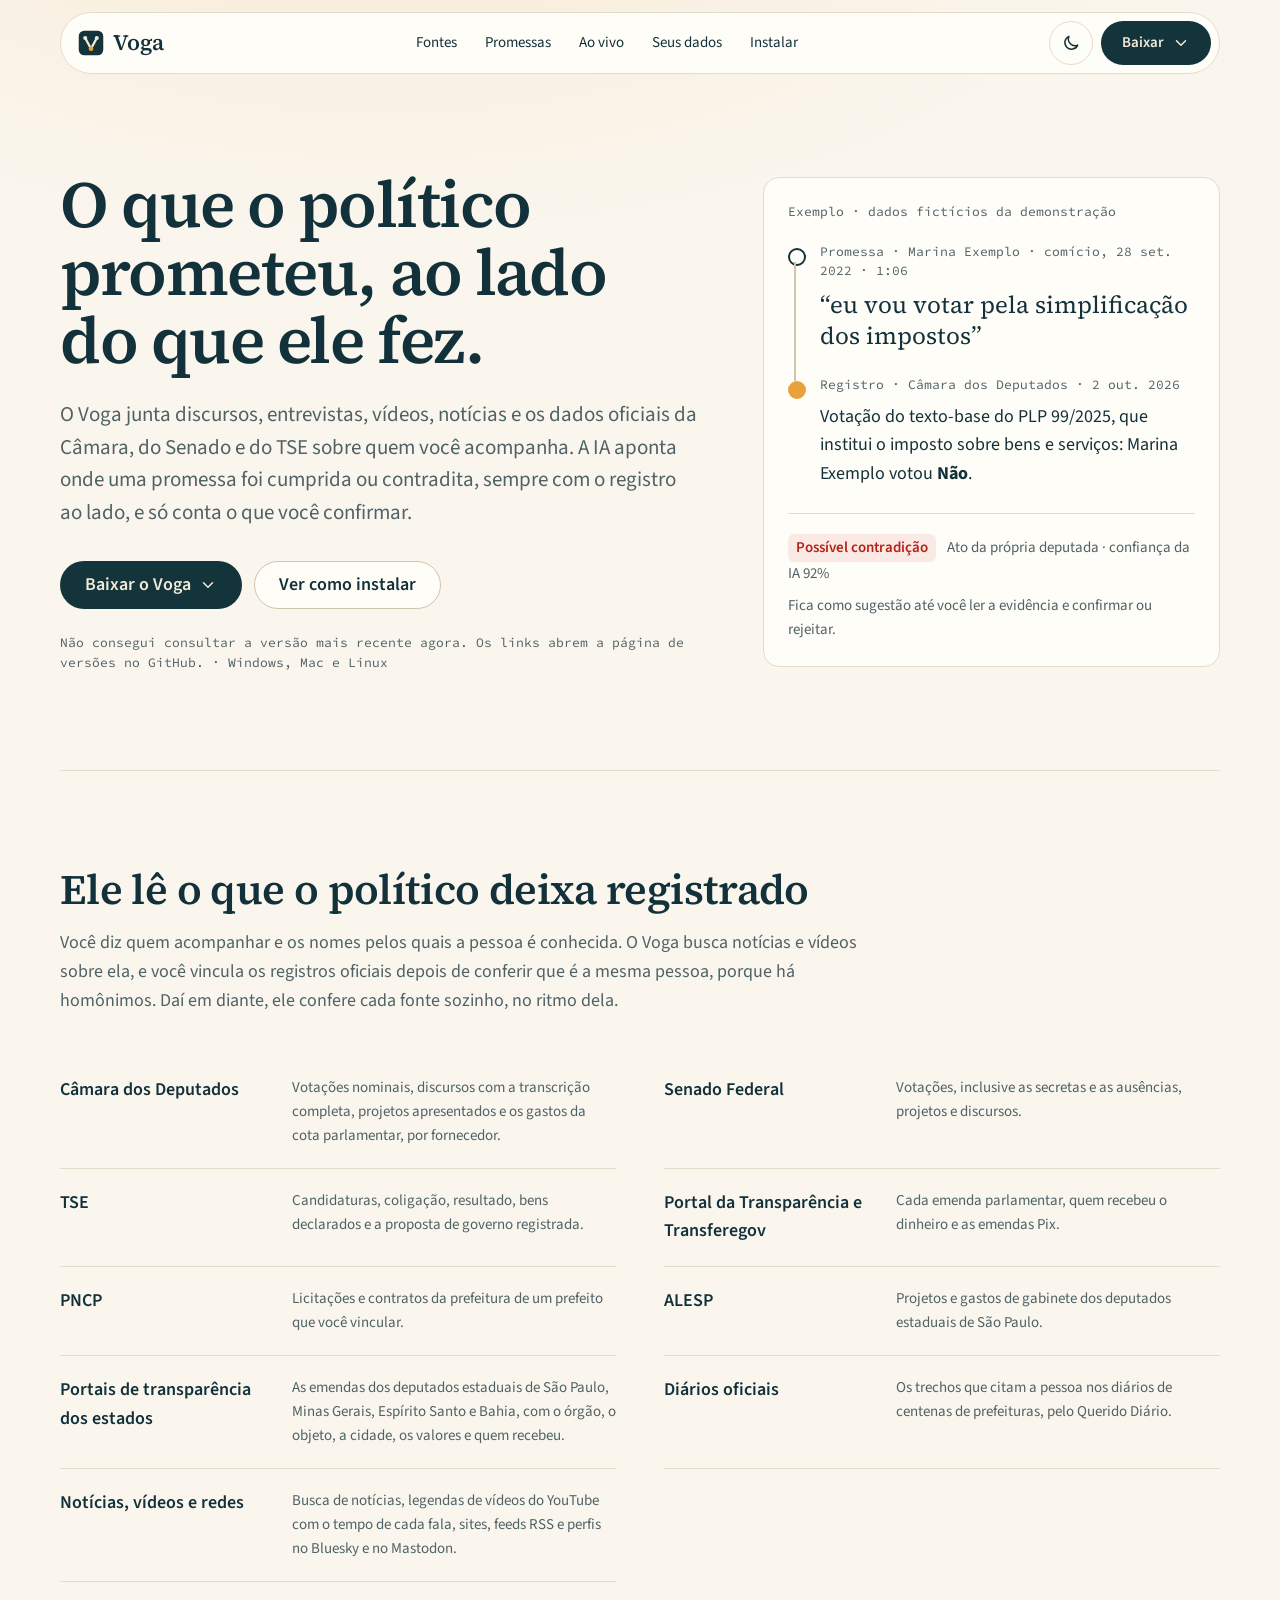
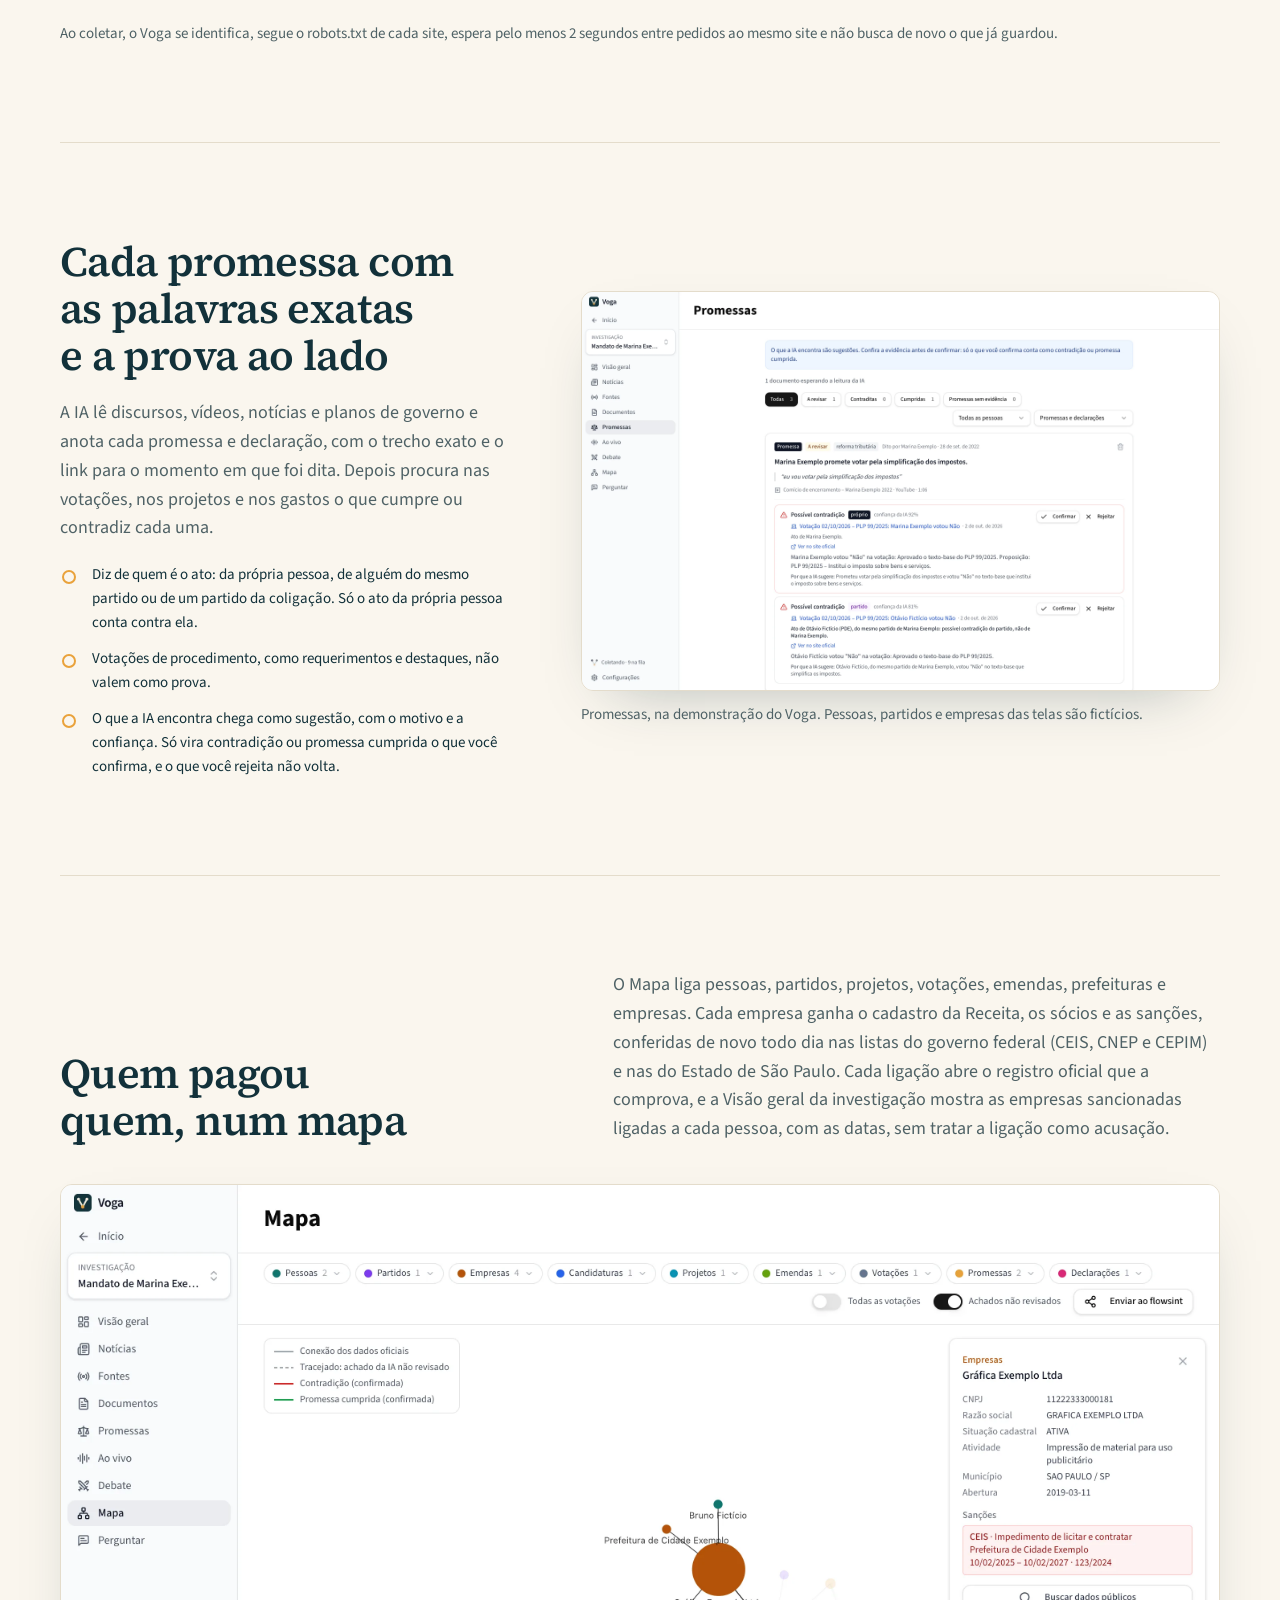
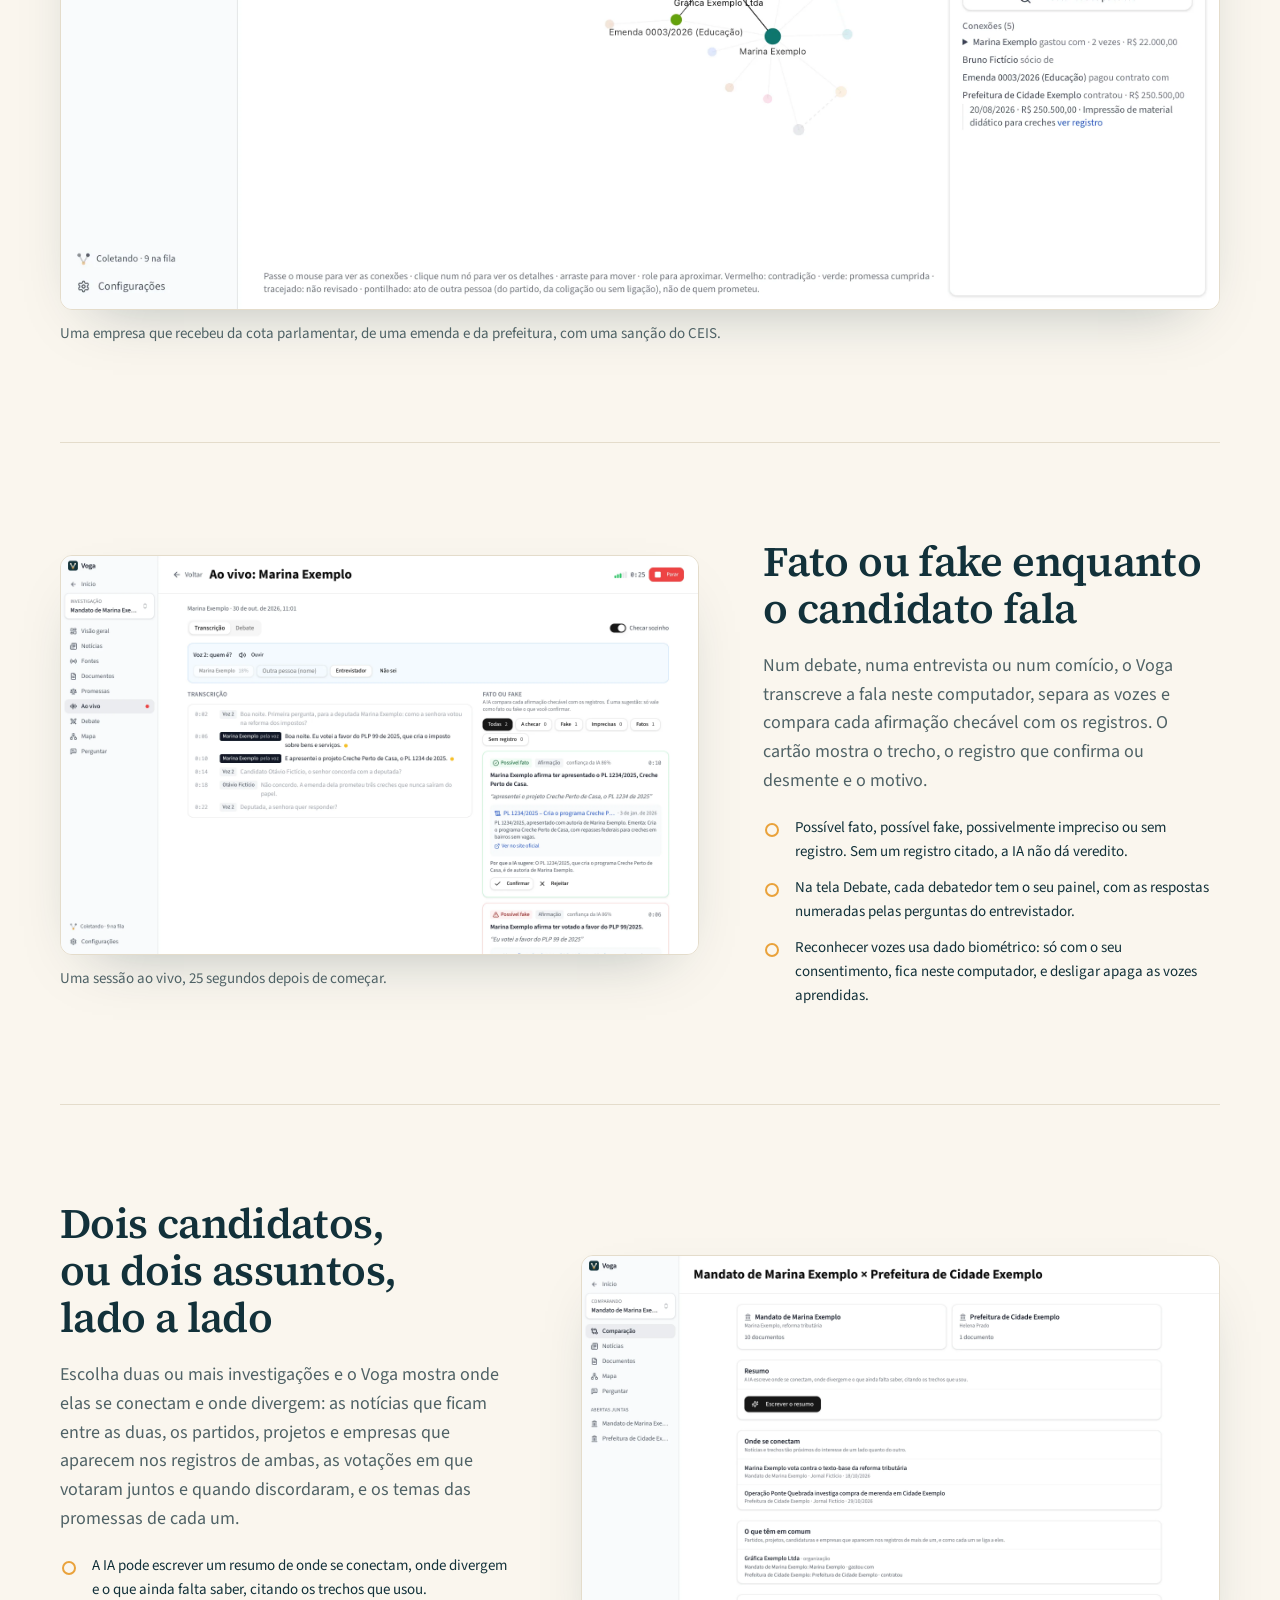
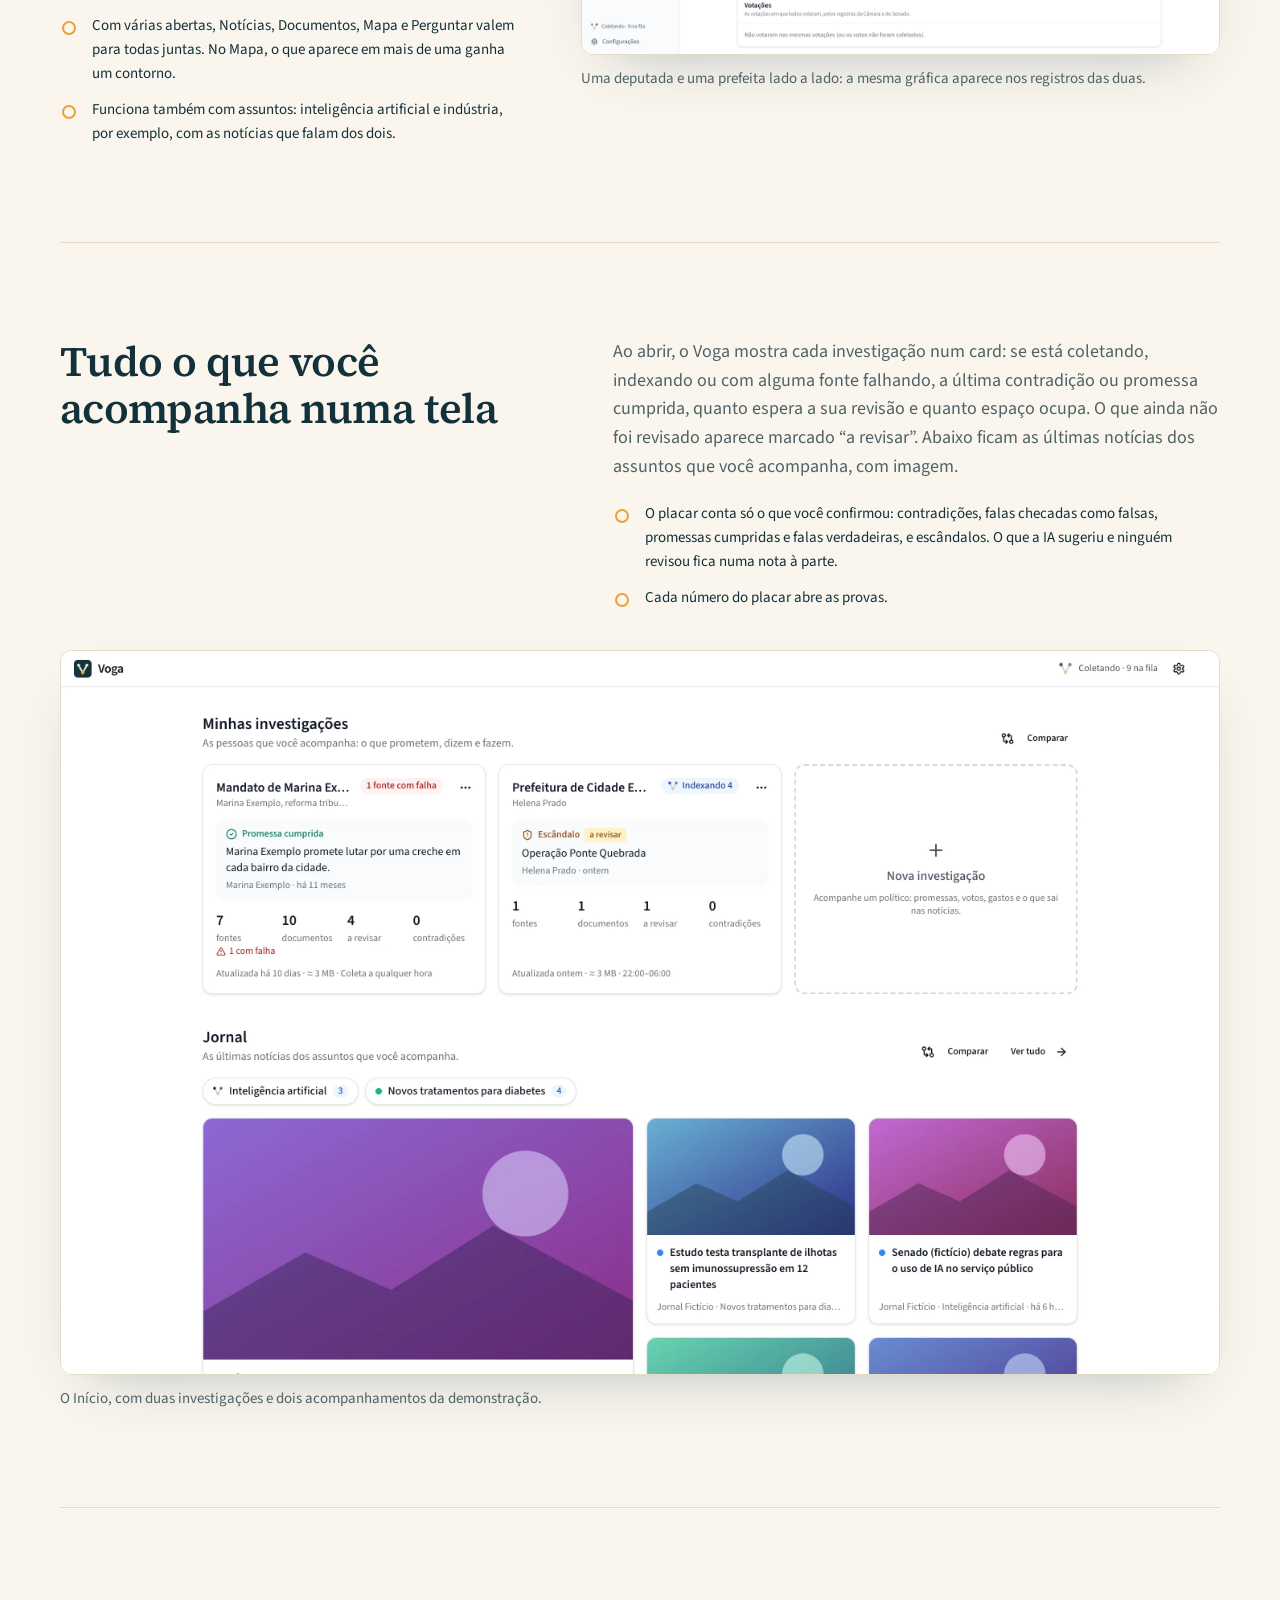
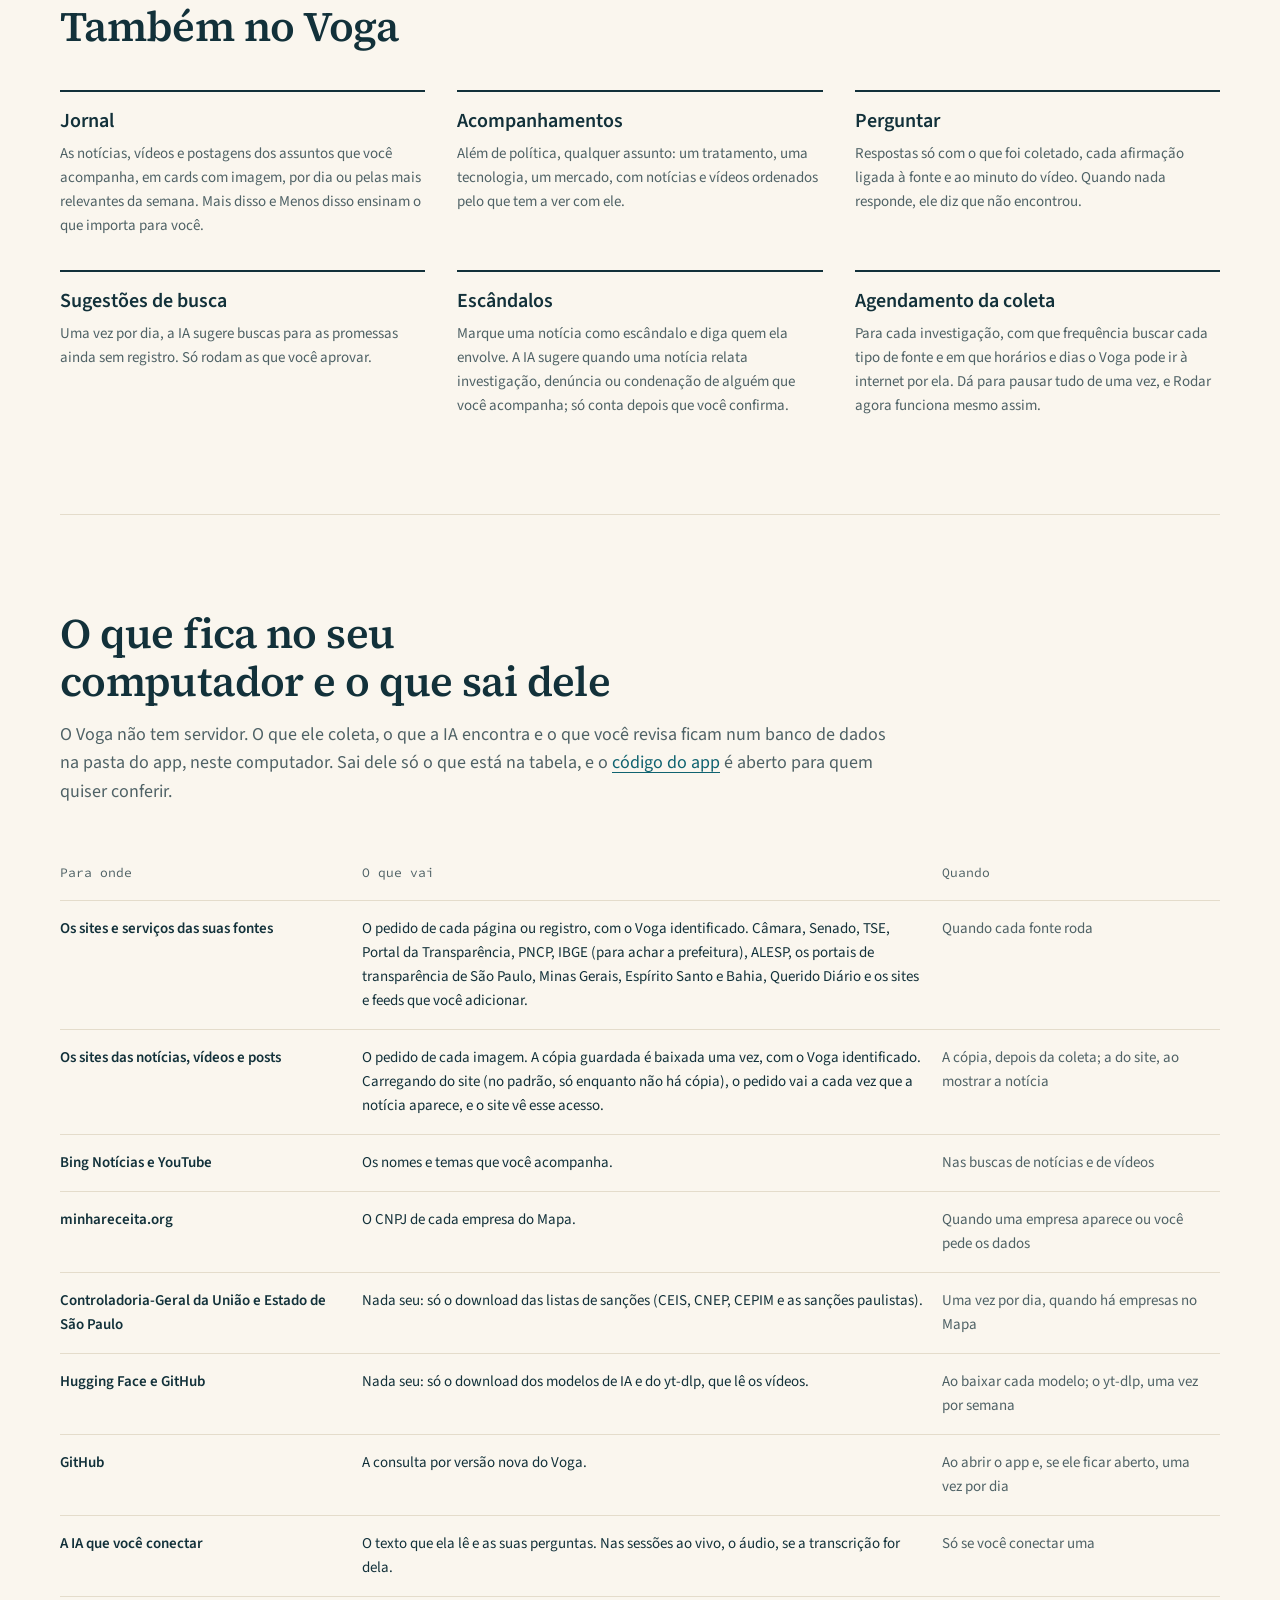
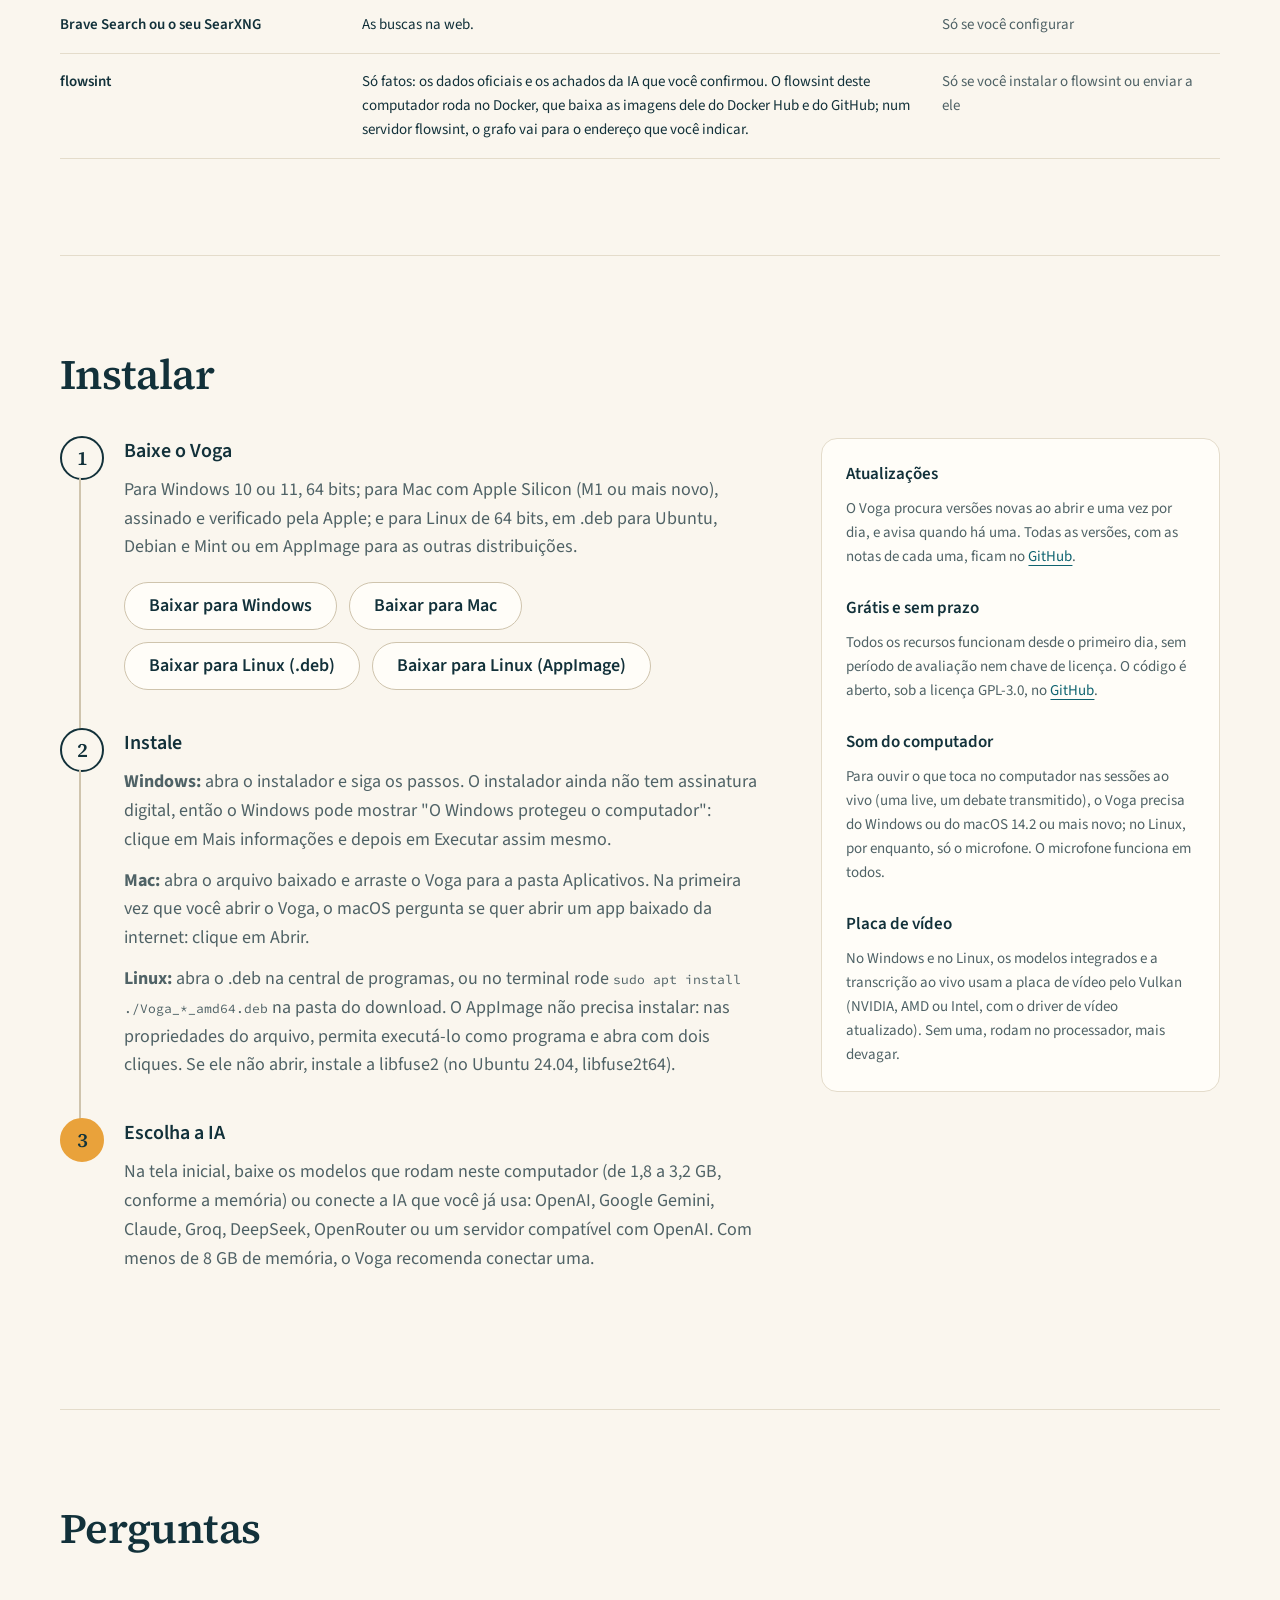
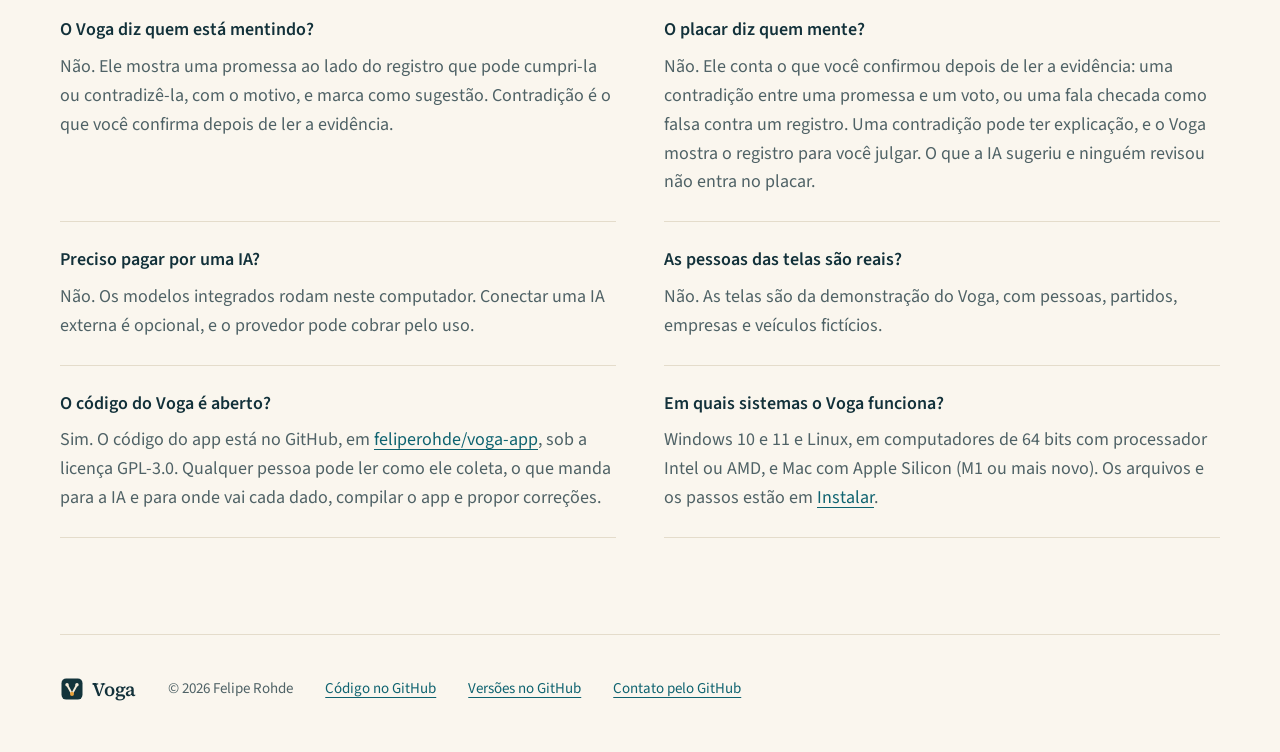
<file: site/index.html>
<!doctype html>
<html lang="pt-BR">
<head>
	<meta charset="utf-8">
	<meta name="viewport" content="width=device-width, initial-scale=1">
	<title>Voga: o que o político prometeu, ao lado do que ele fez</title>
	<meta name="description" content="App para Windows, Mac e Linux que acompanha políticos brasileiros: junta discursos, vídeos, notícias e os dados oficiais da Câmara, do Senado e do TSE e aponta onde uma promessa foi cumprida ou contradita, com o registro ao lado.">
	<link rel="canonical" href="https://feliperohde.github.io/voga/">
	<meta property="og:type" content="website">
	<meta property="og:locale" content="pt_BR">
	<meta property="og:title" content="Voga: o que o político prometeu, ao lado do que ele fez">
	<meta property="og:description" content="Promessas, votos, projetos, gastos e emendas lado a lado, com a prova. Para Windows, Mac e Linux, com a IA rodando no próprio computador.">
	<meta property="og:url" content="https://feliperohde.github.io/voga/">
	<meta property="og:image" content="https://feliperohde.github.io/voga/screenshots/claims-light.webp">
	<meta name="color-scheme" content="light dark">
	<meta name="theme-color" content="#faf6ee" media="(prefers-color-scheme: light)">
	<meta name="theme-color" content="#0d2329" media="(prefers-color-scheme: dark)">
	<link rel="icon" href="voga-mark.svg" type="image/svg+xml">
	<link rel="icon" href="favicon.png" type="image/png" sizes="32x32">
	<link rel="apple-touch-icon" href="apple-touch-icon.png">
	<link rel="preload" href="fonts/source-serif-4-latin-wght-normal.woff2" as="font" type="font/woff2" crossorigin>
	<link rel="preload" href="fonts/source-sans-3-latin-wght-normal.woff2" as="font" type="font/woff2" crossorigin>
	<link rel="stylesheet" href="styles.css">
	<!-- The visitor's theme, before paint; without one, the CSS follows the system -->
	<script>try { var t = localStorage.getItem('voga-site-theme'); if (t === 'light' || t === 'dark') document.documentElement.dataset.theme = t; } catch (e) {}</script>
	<script type="application/ld+json">{"@context":"https://schema.org","@type":"SoftwareApplication","name":"Voga","operatingSystem":"Windows, macOS, Linux","applicationCategory":"ReferenceApplication","inLanguage":"pt-BR","url":"https://feliperohde.github.io/voga/","downloadUrl":"https://github.com/feliperohde/voga/releases/latest","license":"https://www.gnu.org/licenses/gpl-3.0.html","isAccessibleForFree":true}</script>
	<script src="main.js" defer></script>
</head>
<body>
	<a class="skip" href="#main">Pular para o conteúdo</a>

	<header class="header">
		<div class="header-pill">
			<a class="wordmark" href="#top" aria-label="Voga, início da página">
				<img src="voga-mark.svg" alt="" width="28" height="28">Voga
			</a>
			<nav class="nav" aria-label="Seções">
				<a href="#fontes">Fontes</a>
				<a href="#promessas">Promessas</a>
				<a href="#ao-vivo">Ao vivo</a>
				<a href="#dados">Seus dados</a>
				<a href="#instalar">Instalar</a>
			</nav>
			<div class="header-actions">
				<button class="theme-toggle" type="button" data-theme-toggle aria-label="Usar o tema escuro">
					<svg class="icon-moon" viewBox="0 0 24 24" aria-hidden="true"><path d="M20 14.5A8 8 0 0 1 9.5 4a8 8 0 1 0 10.5 10.5Z"/></svg>
					<svg class="icon-sun" viewBox="0 0 24 24" aria-hidden="true"><circle cx="12" cy="12" r="4"/><path d="M12 2.5v2.5M12 19v2.5M2.5 12H5M19 12h2.5M5.3 5.3l1.8 1.8M16.9 16.9l1.8 1.8M5.3 18.7l1.8-1.8M16.9 7.1l1.8-1.8"/></svg>
				</button>
				<details class="download-menu header-download">
					<summary class="button button-small">Baixar<svg viewBox="0 0 24 24" aria-hidden="true"><path d="m6 9 6 6 6-6"/></svg></summary>
					<div class="menu-panel">
						<a href="https://github.com/feliperohde/voga/releases/latest" data-download="windows">Windows <span>10 e 11, 64 bits</span></a>
						<a href="https://github.com/feliperohde/voga/releases/latest" data-download="mac">Mac <span>Chip M1 ou mais novo</span></a>
						<a href="https://github.com/feliperohde/voga/releases/latest" data-download="deb">Linux (.deb) <span>Ubuntu, Debian e Mint</span></a>
						<a href="https://github.com/feliperohde/voga/releases/latest" data-download="appimage">Linux (AppImage) <span>Outras distribuições</span></a>
					</div>
				</details>
				<details class="menu">
					<summary aria-label="Abrir o menu"><span class="menu-label">Menu</span><svg viewBox="0 0 24 24" aria-hidden="true"><path d="M4 7h16M4 12h16M4 17h16"/></svg></summary>
					<nav class="menu-panel" aria-label="Seções">
						<a href="#fontes">Fontes</a>
						<a href="#promessas">Promessas</a>
						<a href="#ao-vivo">Ao vivo</a>
						<a href="#dados">Seus dados</a>
						<a href="#instalar">Instalar</a>
						<p class="menu-heading">Baixar</p>
						<a href="https://github.com/feliperohde/voga/releases/latest" data-download="windows">Windows <span>10 e 11, 64 bits</span></a>
						<a href="https://github.com/feliperohde/voga/releases/latest" data-download="mac">Mac <span>Chip M1 ou mais novo</span></a>
						<a href="https://github.com/feliperohde/voga/releases/latest" data-download="deb">Linux (.deb) <span>Ubuntu, Debian e Mint</span></a>
						<a href="https://github.com/feliperohde/voga/releases/latest" data-download="appimage">Linux (AppImage) <span>Outras distribuições</span></a>
					</nav>
				</details>
			</div>
		</div>
	</header>

	<main id="main">
		<section class="rail hero" id="top">
			<div class="hero-text">
				<h1>O que o político prometeu, ao lado do que ele fez.</h1>
				<p class="lead">O Voga junta discursos, entrevistas, vídeos, notícias e os dados oficiais da Câmara, do Senado e do TSE sobre quem você acompanha. A IA aponta onde uma promessa foi cumprida ou contradita, sempre com o registro ao lado, e só conta o que você confirmar.</p>
				<div class="actions">
					<details class="download-menu">
						<summary class="button">Baixar o Voga<svg viewBox="0 0 24 24" aria-hidden="true"><path d="m6 9 6 6 6-6"/></svg></summary>
						<div class="menu-panel">
							<a href="https://github.com/feliperohde/voga/releases/latest" data-download="windows">Windows <span>10 e 11, 64 bits</span></a>
							<a href="https://github.com/feliperohde/voga/releases/latest" data-download="mac">Mac <span>Chip M1 ou mais novo</span></a>
							<a href="https://github.com/feliperohde/voga/releases/latest" data-download="deb">Linux (.deb) <span>Ubuntu, Debian e Mint</span></a>
							<a href="https://github.com/feliperohde/voga/releases/latest" data-download="appimage">Linux (AppImage) <span>Outras distribuições</span></a>
						</div>
					</details>
					<a class="button secondary" href="#instalar">Ver como instalar</a>
				</div>
				<p class="download-meta" data-release-meta aria-live="polite">Para Windows, Mac e Linux</p>
			</div>

			<figure class="example" aria-label="Exemplo de promessa ligada a um registro">
				<figcaption class="mono example-label">Exemplo · dados fictícios da demonstração</figcaption>
				<div class="link-chain">
					<div class="node node-claim">
						<p class="mono node-meta">Promessa · Marina Exemplo · comício, 28 set. 2022 · 1:06</p>
						<blockquote>“eu vou votar pela simplificação dos impostos”</blockquote>
					</div>
					<div class="node node-record">
						<p class="mono node-meta">Registro · Câmara dos Deputados · 2 out. 2026</p>
						<p class="record">Votação do texto-base do PLP 99/2025, que institui o imposto sobre bens e serviços: Marina Exemplo votou <strong>Não</strong>.</p>
					</div>
				</div>
				<div class="verdict">
					<p><span class="status status-against">Possível contradição</span> Ato da própria deputada · confiança da IA 92%</p>
					<p class="verdict-note">Fica como sugestão até você ler a evidência e confirmar ou rejeitar.</p>
				</div>
			</figure>
		</section>

		<section class="rail section" id="fontes">
			<div class="section-head">
				<h2>Ele lê o que o político deixa registrado</h2>
				<p>Você diz quem acompanhar e os nomes pelos quais a pessoa é conhecida. O Voga busca notícias e vídeos sobre ela, e você vincula os registros oficiais depois de conferir que é a mesma pessoa, porque há homônimos. Daí em diante, ele confere cada fonte sozinho, no ritmo dela.</p>
			</div>
			<dl class="sources">
				<div><dt>Câmara dos Deputados</dt><dd>Votações nominais, discursos com a transcrição completa, projetos apresentados e os gastos da cota parlamentar, por fornecedor.</dd></div>
				<div><dt>Senado Federal</dt><dd>Votações, inclusive as secretas e as ausências, projetos e discursos.</dd></div>
				<div><dt>TSE</dt><dd>Candidaturas, coligação, resultado, bens declarados e a proposta de governo registrada.</dd></div>
				<div><dt>Portal da Transparência e Transferegov</dt><dd>Cada emenda parlamentar, quem recebeu o dinheiro e as emendas Pix.</dd></div>
				<div><dt>PNCP</dt><dd>Licitações e contratos da prefeitura de um prefeito que você vincular.</dd></div>
				<div><dt>ALESP</dt><dd>Projetos e gastos de gabinete dos deputados estaduais de São Paulo.</dd></div>
				<div><dt>Portais de transparência dos estados</dt><dd>As emendas dos deputados estaduais de São Paulo, Minas Gerais, Espírito Santo e Bahia, com o órgão, o objeto, a cidade, os valores e quem recebeu.</dd></div>
				<div><dt>Diários oficiais</dt><dd>Os trechos que citam a pessoa nos diários de centenas de prefeituras, pelo Querido Diário.</dd></div>
				<div><dt>Notícias, vídeos e redes</dt><dd>Busca de notícias, legendas de vídeos do YouTube com o tempo de cada fala, sites, feeds RSS e perfis no Bluesky e no Mastodon.</dd></div>
			</dl>
			<p class="small">Ao coletar, o Voga se identifica, segue o robots.txt de cada site, espera pelo menos 2 segundos entre pedidos ao mesmo site e não busca de novo o que já guardou.</p>
		</section>

		<section class="rail section split" id="promessas">
			<div class="split-text">
				<h2>Cada promessa com as palavras exatas e a prova ao lado</h2>
				<p>A IA lê discursos, vídeos, notícias e planos de governo e anota cada promessa e declaração, com o trecho exato e o link para o momento em que foi dita. Depois procura nas votações, nos projetos e nos gastos o que cumpre ou contradiz cada uma.</p>
				<ul class="points">
					<li>Diz de quem é o ato: da própria pessoa, de alguém do mesmo partido ou de um partido da coligação. Só o ato da própria pessoa conta contra ela.</li>
					<li>Votações de procedimento, como requerimentos e destaques, não valem como prova.</li>
					<li>O que a IA encontra chega como sugestão, com o motivo e a confiança. Só vira contradição ou promessa cumprida o que você confirma, e o que você rejeita não volta.</li>
				</ul>
			</div>
			<figure class="shot">
				<img class="light" src="screenshots/claims-light.webp" width="2880" height="1800" loading="lazy" alt="Tela Promessas do Voga: a promessa de votar pela simplificação dos impostos, com duas possíveis contradições, cada uma com a votação, o motivo e os botões Confirmar e Rejeitar.">
				<img class="dark" src="screenshots/claims-dark.webp" width="2880" height="1800" loading="lazy" alt="Tela Promessas do Voga: a promessa de votar pela simplificação dos impostos, com duas possíveis contradições, cada uma com a votação, o motivo e os botões Confirmar e Rejeitar.">
				<figcaption>Promessas, na demonstração do Voga. Pessoas, partidos e empresas das telas são fictícios.</figcaption>
			</figure>
		</section>

		<section class="rail section" id="mapa">
			<div class="section-head section-head-wide">
				<h2>Quem pagou quem, num mapa</h2>
				<p>O Mapa liga pessoas, partidos, projetos, votações, emendas, prefeituras e empresas. Cada empresa ganha o cadastro da Receita, os sócios e as sanções, conferidas de novo todo dia nas listas do governo federal (CEIS, CNEP e CEPIM) e nas do Estado de São Paulo. Cada ligação abre o registro oficial que a comprova, e a Visão geral da investigação mostra as empresas sancionadas ligadas a cada pessoa, com as datas, sem tratar a ligação como acusação.</p>
			</div>
			<figure class="shot shot-wide">
				<img class="light" src="screenshots/map-light.webp" width="2880" height="1800" loading="lazy" alt="Mapa do Voga com uma gráfica aberta no painel: razão social, situação ativa, atividade, uma sanção do CEIS, o sócio e os pagamentos de gabinete, de emenda e de contrato da prefeitura.">
				<img class="dark" src="screenshots/map-dark.webp" width="2880" height="1800" loading="lazy" alt="Mapa do Voga com uma gráfica aberta no painel: razão social, situação ativa, atividade, uma sanção do CEIS, o sócio e os pagamentos de gabinete, de emenda e de contrato da prefeitura.">
				<figcaption>Uma empresa que recebeu da cota parlamentar, de uma emenda e da prefeitura, com uma sanção do CEIS.</figcaption>
			</figure>
		</section>

		<section class="rail section split split-reverse" id="ao-vivo">
			<div class="split-text">
				<h2>Fato ou fake enquanto o candidato fala</h2>
				<p>Num debate, numa entrevista ou num comício, o Voga transcreve a fala neste computador, separa as vozes e compara cada afirmação checável com os registros. O cartão mostra o trecho, o registro que confirma ou desmente e o motivo.</p>
				<ul class="points">
					<li>Possível fato, possível fake, possivelmente impreciso ou sem registro. Sem um registro citado, a IA não dá veredito.</li>
					<li>Na tela Debate, cada debatedor tem o seu painel, com as respostas numeradas pelas perguntas do entrevistador.</li>
					<li>Reconhecer vozes usa dado biométrico: só com o seu consentimento, fica neste computador, e desligar apaga as vozes aprendidas.</li>
				</ul>
			</div>
			<figure class="shot">
				<img class="light" src="screenshots/live-light.webp" width="2880" height="1800" loading="lazy" alt="Sessão ao vivo do Voga: a transcrição com quem disse cada fala, a pergunta Voz 2: quem é?, e cartões de possível fato e possível fake com o projeto de lei citado.">
				<img class="dark" src="screenshots/live-dark.webp" width="2880" height="1800" loading="lazy" alt="Sessão ao vivo do Voga: a transcrição com quem disse cada fala, a pergunta Voz 2: quem é?, e cartões de possível fato e possível fake com o projeto de lei citado.">
				<figcaption>Uma sessão ao vivo, 25 segundos depois de começar.</figcaption>
			</figure>
		</section>

		<section class="rail section split" id="comparar">
			<div class="split-text">
				<h2>Dois candidatos, ou dois assuntos, lado a lado</h2>
				<p>Escolha duas ou mais investigações e o Voga mostra onde elas se conectam e onde divergem: as notícias que ficam entre as duas, os partidos, projetos e empresas que aparecem nos registros de ambas, as votações em que votaram juntos e quando discordaram, e os temas das promessas de cada um.</p>
				<ul class="points">
					<li>A IA pode escrever um resumo de onde se conectam, onde divergem e o que ainda falta saber, citando os trechos que usou.</li>
					<li>Com várias abertas, Notícias, Documentos, Mapa e Perguntar valem para todas juntas. No Mapa, o que aparece em mais de uma ganha um contorno.</li>
					<li>Funciona também com assuntos: inteligência artificial e indústria, por exemplo, com as notícias que falam dos dois.</li>
				</ul>
			</div>
			<figure class="shot">
				<img class="light" src="screenshots/compare-light.webp" width="2880" height="1800" loading="lazy" alt="Tela Comparação do Voga com o mandato de Marina Exemplo e a prefeitura de Cidade Exemplo: o botão Escrever o resumo, as notícias que ligam as duas investigações e a Gráfica Exemplo Ltda, com quem a deputada gastou e que a prefeitura contratou.">
				<img class="dark" src="screenshots/compare-dark.webp" width="2880" height="1800" loading="lazy" alt="Tela Comparação do Voga com o mandato de Marina Exemplo e a prefeitura de Cidade Exemplo: o botão Escrever o resumo, as notícias que ligam as duas investigações e a Gráfica Exemplo Ltda, com quem a deputada gastou e que a prefeitura contratou.">
				<figcaption>Uma deputada e uma prefeita lado a lado: a mesma gráfica aparece nos registros das duas.</figcaption>
			</figure>
		</section>

		<section class="rail section" id="inicio">
			<div class="section-head section-head-wide section-head-top">
				<h2>Tudo o que você acompanha numa tela</h2>
				<div class="section-head-text">
					<p>Ao abrir, o Voga mostra cada investigação num card: se está coletando, indexando ou com alguma fonte falhando, a última contradição ou promessa cumprida, quanto espera a sua revisão e quanto espaço ocupa. O que ainda não foi revisado aparece marcado “a revisar”. Abaixo ficam as últimas notícias dos assuntos que você acompanha, com imagem.</p>
					<ul class="points">
						<li>O placar conta só o que você confirmou: contradições, falas checadas como falsas, promessas cumpridas e falas verdadeiras, e escândalos. O que a IA sugeriu e ninguém revisou fica numa nota à parte.</li>
						<li>Cada número do placar abre as provas.</li>
					</ul>
				</div>
			</div>
			<figure class="shot shot-wide">
				<img class="light" src="screenshots/home-light.webp" width="2880" height="1800" loading="lazy" alt="Tela de início do Voga: os cards das investigações de Marina Exemplo, com uma promessa cumprida, e da prefeitura de Cidade Exemplo, com um escândalo a revisar, cada um com fontes, documentos e o que espera revisão; abaixo, o Jornal com as notícias dos assuntos acompanhados.">
				<img class="dark" src="screenshots/home-dark.webp" width="2880" height="1800" loading="lazy" alt="Tela de início do Voga: os cards das investigações de Marina Exemplo, com uma promessa cumprida, e da prefeitura de Cidade Exemplo, com um escândalo a revisar, cada um com fontes, documentos e o que espera revisão; abaixo, o Jornal com as notícias dos assuntos acompanhados.">
				<figcaption>O Início, com duas investigações e dois acompanhamentos da demonstração.</figcaption>
			</figure>
		</section>

		<section class="rail section" id="mais">
			<h2>Também no Voga</h2>
			<ul class="more">
				<li><h3>Jornal</h3><p>As notícias, vídeos e postagens dos assuntos que você acompanha, em cards com imagem, por dia ou pelas mais relevantes da semana. Mais disso e Menos disso ensinam o que importa para você.</p></li>
				<li><h3>Acompanhamentos</h3><p>Além de política, qualquer assunto: um tratamento, uma tecnologia, um mercado, com notícias e vídeos ordenados pelo que tem a ver com ele.</p></li>
				<li><h3>Perguntar</h3><p>Respostas só com o que foi coletado, cada afirmação ligada à fonte e ao minuto do vídeo. Quando nada responde, ele diz que não encontrou.</p></li>
				<li><h3>Sugestões de busca</h3><p>Uma vez por dia, a IA sugere buscas para as promessas ainda sem registro. Só rodam as que você aprovar.</p></li>
				<li><h3>Escândalos</h3><p>Marque uma notícia como escândalo e diga quem ela envolve. A IA sugere quando uma notícia relata investigação, denúncia ou condenação de alguém que você acompanha; só conta depois que você confirma.</p></li>
				<li><h3>Agendamento da coleta</h3><p>Para cada investigação, com que frequência buscar cada tipo de fonte e em que horários e dias o Voga pode ir à internet por ela. Dá para pausar tudo de uma vez, e Rodar agora funciona mesmo assim.</p></li>
			</ul>
		</section>

		<section class="rail section" id="dados">
			<div class="section-head">
				<h2>O que fica no seu computador e o que sai dele</h2>
				<p>O Voga não tem servidor. O que ele coleta, o que a IA encontra e o que você revisa ficam num banco de dados na pasta do app, neste computador. Sai dele só o que está na tabela, e o <a href="https://github.com/feliperohde/voga-app">código do app</a> é aberto para quem quiser conferir.</p>
			</div>
			<div class="table-wrap">
				<table class="data-table">
					<thead>
						<tr><th scope="col">Para onde</th><th scope="col">O que vai</th><th scope="col">Quando</th></tr>
					</thead>
					<tbody>
						<tr><th scope="row">Os sites e serviços das suas fontes</th><td>O pedido de cada página ou registro, com o Voga identificado. Câmara, Senado, TSE, Portal da Transparência, PNCP, IBGE (para achar a prefeitura), ALESP, os portais de transparência de São Paulo, Minas Gerais, Espírito Santo e Bahia, Querido Diário e os sites e feeds que você adicionar.</td><td>Quando cada fonte roda</td></tr>
						<tr><th scope="row">Os sites das notícias, vídeos e posts</th><td>O pedido de cada imagem. A cópia guardada é baixada uma vez, com o Voga identificado. Carregando do site (no padrão, só enquanto não há cópia), o pedido vai a cada vez que a notícia aparece, e o site vê esse acesso.</td><td>A cópia, depois da coleta; a do site, ao mostrar a notícia</td></tr>
						<tr><th scope="row">Bing Notícias e YouTube</th><td>Os nomes e temas que você acompanha.</td><td>Nas buscas de notícias e de vídeos</td></tr>
						<tr><th scope="row">minhareceita.org</th><td>O CNPJ de cada empresa do Mapa.</td><td>Quando uma empresa aparece ou você pede os dados</td></tr>
						<tr><th scope="row">Controladoria-Geral da União e Estado de São Paulo</th><td>Nada seu: só o download das listas de sanções (CEIS, CNEP, CEPIM e as sanções paulistas).</td><td>Uma vez por dia, quando há empresas no Mapa</td></tr>
						<tr><th scope="row">Hugging Face e GitHub</th><td>Nada seu: só o download dos modelos de IA e do yt-dlp, que lê os vídeos.</td><td>Ao baixar cada modelo; o yt-dlp, uma vez por semana</td></tr>
						<tr><th scope="row">GitHub</th><td>A consulta por versão nova do Voga.</td><td>Ao abrir o app e, se ele ficar aberto, uma vez por dia</td></tr>
						<tr><th scope="row">A IA que você conectar</th><td>O texto que ela lê e as suas perguntas. Nas sessões ao vivo, o áudio, se a transcrição for dela.</td><td>Só se você conectar uma</td></tr>
						<tr><th scope="row">Brave Search ou o seu SearXNG</th><td>As buscas na web.</td><td>Só se você configurar</td></tr>
						<tr><th scope="row">flowsint</th><td>Só fatos: os dados oficiais e os achados da IA que você confirmou. O flowsint deste computador roda no Docker, que baixa as imagens dele do Docker Hub e do GitHub; num servidor flowsint, o grafo vai para o endereço que você indicar.</td><td>Só se você instalar o flowsint ou enviar a ele</td></tr>
					</tbody>
				</table>
			</div>
		</section>

		<section class="rail section install" id="instalar">
			<h2>Instalar</h2>
			<div class="install-grid">
				<ol class="steps">
					<li>
						<h3>Baixe o Voga</h3>
						<p>Para Windows 10 ou 11, 64 bits; para Mac com Apple Silicon (M1 ou mais novo), assinado e verificado pela Apple; e para Linux de 64 bits, em .deb para Ubuntu, Debian e Mint ou em AppImage para as outras distribuições.</p>
						<div class="actions">
							<a class="button secondary" href="https://github.com/feliperohde/voga/releases/latest" data-download="windows">Baixar para Windows</a>
							<a class="button secondary" href="https://github.com/feliperohde/voga/releases/latest" data-download="mac">Baixar para Mac</a>
							<a class="button secondary" href="https://github.com/feliperohde/voga/releases/latest" data-download="deb">Baixar para Linux (.deb)</a>
							<a class="button secondary" href="https://github.com/feliperohde/voga/releases/latest" data-download="appimage">Baixar para Linux (AppImage)</a>
						</div>
					</li>
					<li>
						<h3>Instale</h3>
						<p><strong>Windows:</strong> abra o instalador e siga os passos. O instalador ainda não tem assinatura digital, então o Windows pode mostrar "O Windows protegeu o computador": clique em Mais informações e depois em Executar assim mesmo.</p>
						<p><strong>Mac:</strong> abra o arquivo baixado e arraste o Voga para a pasta Aplicativos. Na primeira vez que você abrir o Voga, o macOS pergunta se quer abrir um app baixado da internet: clique em Abrir.</p>
						<p><strong>Linux:</strong> abra o .deb na central de programas, ou no terminal rode <code>sudo apt install ./Voga_*_amd64.deb</code> na pasta do download. O AppImage não precisa instalar: nas propriedades do arquivo, permita executá-lo como programa e abra com dois cliques. Se ele não abrir, instale a libfuse2 (no Ubuntu 24.04, libfuse2t64).</p>
					</li>
					<li>
						<h3>Escolha a IA</h3>
						<p>Na tela inicial, baixe os modelos que rodam neste computador (de 1,8 a 3,2 GB, conforme a memória) ou conecte a IA que você já usa: OpenAI, Google Gemini, Claude, Groq, DeepSeek, OpenRouter ou um servidor compatível com OpenAI. Com menos de 8 GB de memória, o Voga recomenda conectar uma.</p>
					</li>
				</ol>
				<aside class="install-notes">
					<h3>Atualizações</h3>
					<p>O Voga procura versões novas ao abrir e uma vez por dia, e avisa quando há uma. Todas as versões, com as notas de cada uma, ficam no <a href="https://github.com/feliperohde/voga/releases">GitHub</a>.</p>
					<h3>Grátis e sem prazo</h3>
					<p>Todos os recursos funcionam desde o primeiro dia, sem período de avaliação nem chave de licença. O código é aberto, sob a licença GPL-3.0, no <a href="https://github.com/feliperohde/voga-app">GitHub</a>.</p>
					<h3>Som do computador</h3>
					<p>Para ouvir o que toca no computador nas sessões ao vivo (uma live, um debate transmitido), o Voga precisa do Windows ou do macOS 14.2 ou mais novo; no Linux, por enquanto, só o microfone. O microfone funciona em todos.</p>
					<h3>Placa de vídeo</h3>
					<p>No Windows e no Linux, os modelos integrados e a transcrição ao vivo usam a placa de vídeo pelo Vulkan (NVIDIA, AMD ou Intel, com o driver de vídeo atualizado). Sem uma, rodam no processador, mais devagar.</p>
				</aside>
			</div>
		</section>

		<section class="rail section" id="perguntas">
			<h2>Perguntas</h2>
			<dl class="faq">
				<div>
					<dt>O Voga diz quem está mentindo?</dt>
					<dd>Não. Ele mostra uma promessa ao lado do registro que pode cumpri-la ou contradizê-la, com o motivo, e marca como sugestão. Contradição é o que você confirma depois de ler a evidência.</dd>
				</div>
				<div>
					<dt>O placar diz quem mente?</dt>
					<dd>Não. Ele conta o que você confirmou depois de ler a evidência: uma contradição entre uma promessa e um voto, ou uma fala checada como falsa contra um registro. Uma contradição pode ter explicação, e o Voga mostra o registro para você julgar. O que a IA sugeriu e ninguém revisou não entra no placar.</dd>
				</div>
				<div>
					<dt>Preciso pagar por uma IA?</dt>
					<dd>Não. Os modelos integrados rodam neste computador. Conectar uma IA externa é opcional, e o provedor pode cobrar pelo uso.</dd>
				</div>
				<div>
					<dt>As pessoas das telas são reais?</dt>
					<dd>Não. As telas são da demonstração do Voga, com pessoas, partidos, empresas e veículos fictícios.</dd>
				</div>
				<div>
					<dt>O código do Voga é aberto?</dt>
					<dd>Sim. O código do app está no GitHub, em <a href="https://github.com/feliperohde/voga-app">feliperohde/voga-app</a>, sob a licença GPL-3.0. Qualquer pessoa pode ler como ele coleta, o que manda para a IA e para onde vai cada dado, compilar o app e propor correções.</dd>
				</div>
				<div>
					<dt>Em quais sistemas o Voga funciona?</dt>
					<dd>Windows 10 e 11 e Linux, em computadores de 64 bits com processador Intel ou AMD, e Mac com Apple Silicon (M1 ou mais novo). Os arquivos e os passos estão em <a href="#instalar">Instalar</a>.</dd>
				</div>
			</dl>
		</section>
	</main>

	<footer class="rail footer">
		<a class="wordmark" href="#top"><img src="voga-mark.svg" alt="" width="24" height="24">Voga</a>
		<span>© 2026 Felipe Rohde</span>
		<a href="https://github.com/feliperohde/voga-app">Código no GitHub</a>
		<a href="https://github.com/feliperohde/voga/releases">Versões no GitHub</a>
		<a href="https://github.com/feliperohde/voga/issues">Contato pelo GitHub</a>
	</footer>
</body>
</html>
</file>
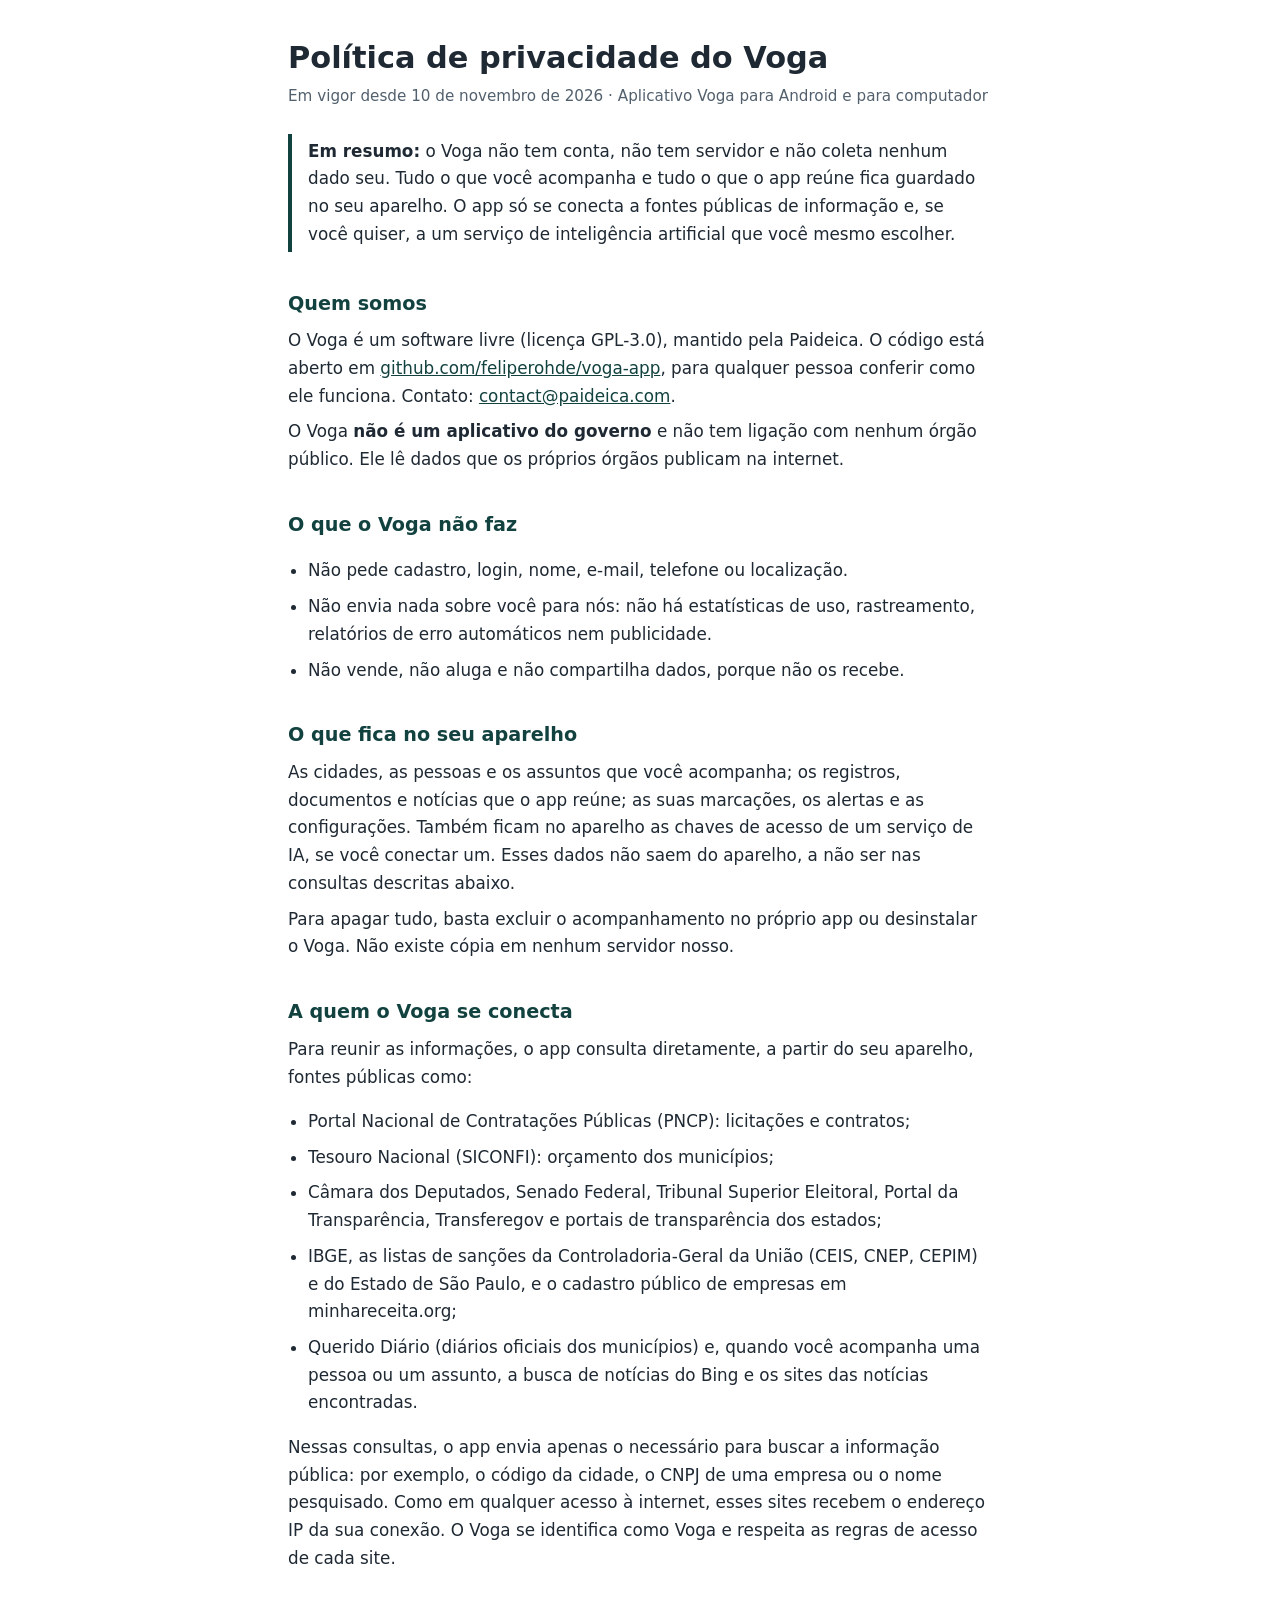
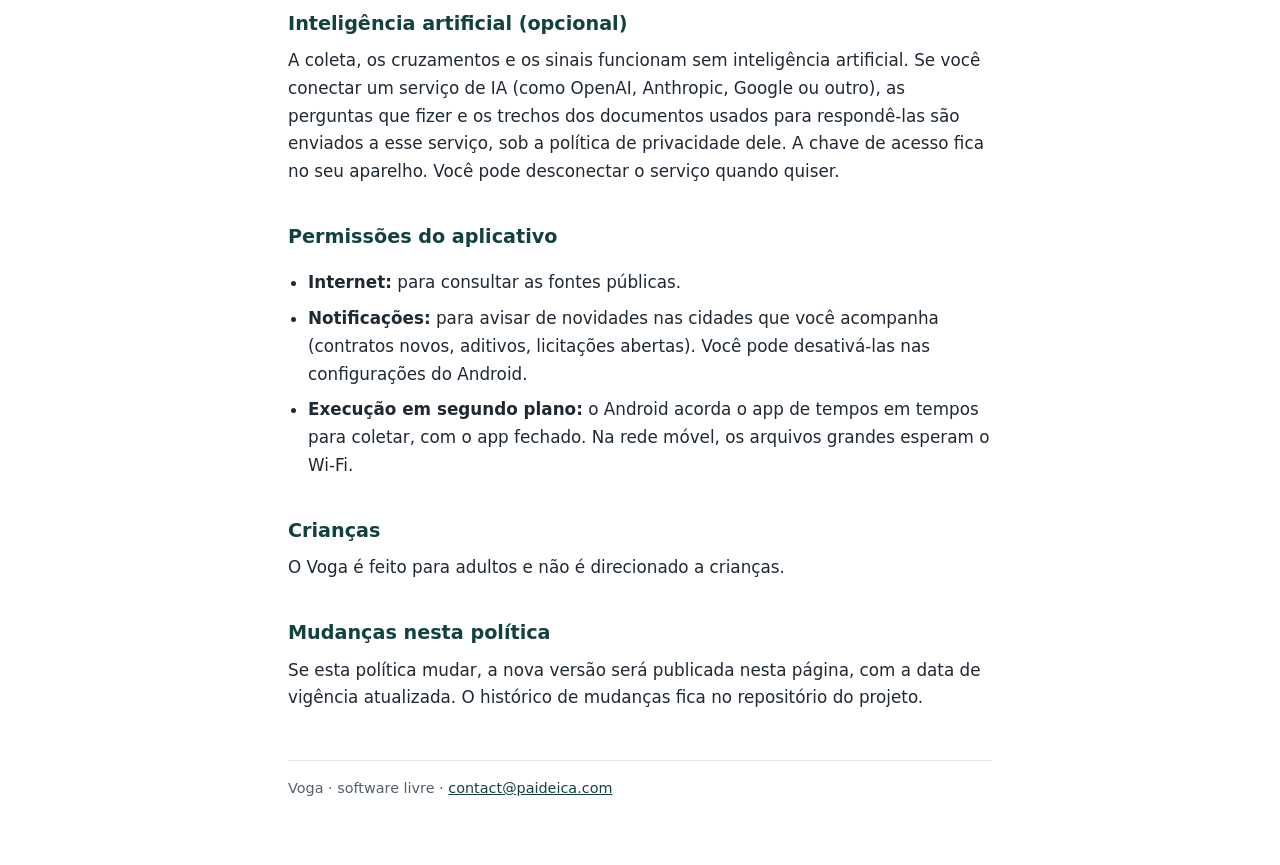
<file: site/privacidade.html>
<!doctype html>
<html lang="pt-BR">
<head>
<meta charset="utf-8">
<meta name="viewport" content="width=device-width, initial-scale=1">
<title>Voga: política de privacidade</title>
<meta name="description" content="Como o Voga trata os seus dados: o que fica no seu aparelho e a quem ele se conecta.">
<style>
  :root { --bg: #ffffff; --text: #1f2933; --muted: #52606d; --line: #e4e7eb; --accent: #12423f; }
  @media (prefers-color-scheme: dark) { :root { --bg: #14181c; --text: #e4e7eb; --muted: #a8b1bb; --line: #2c333a; --accent: #8fd3c5; } }
  html { background: var(--bg); }
  body { margin: 0 auto; max-width: 44rem; padding: 2.5rem 1rem 4rem; color: var(--text); background: var(--bg);
         font: 1.05rem/1.65 system-ui, -apple-system, "Segoe UI", Roboto, sans-serif; }
  h1 { font-size: 1.9rem; line-height: 1.2; margin: 0 0 .25rem; }
  h2 { font-size: 1.2rem; margin: 2.2rem 0 .5rem; color: var(--accent); }
  p, li { margin: .5rem 0; }
  ul { padding-left: 1.25rem; }
  .meta { color: var(--muted); font-size: .95rem; }
  .summary { border-left: 4px solid var(--accent); padding: .25rem 1rem; margin: 1.5rem 0; }
  a { color: var(--accent); }
  footer { margin-top: 3rem; padding-top: 1rem; border-top: 1px solid var(--line); color: var(--muted); font-size: .9rem; }
</style>
</head>
<body>
<h1>Política de privacidade do Voga</h1>
<p class="meta">Em vigor desde 10 de novembro de 2026 · Aplicativo Voga para Android e para computador</p>

<p class="summary"><strong>Em resumo:</strong> o Voga não tem conta, não tem servidor e não coleta nenhum dado seu. Tudo o que você acompanha e tudo o que o app reúne fica guardado no seu aparelho. O app só se conecta a fontes públicas de informação e, se você quiser, a um serviço de inteligência artificial que você mesmo escolher.</p>

<h2>Quem somos</h2>
<p>O Voga é um software livre (licença GPL-3.0), mantido pela Paideica. O código está aberto em <a href="https://github.com/feliperohde/voga-app">github.com/feliperohde/voga-app</a>, para qualquer pessoa conferir como ele funciona. Contato: <a href="mailto:contact@paideica.com">contact@paideica.com</a>.</p>
<p>O Voga <strong>não é um aplicativo do governo</strong> e não tem ligação com nenhum órgão público. Ele lê dados que os próprios órgãos publicam na internet.</p>

<h2>O que o Voga não faz</h2>
<ul>
  <li>Não pede cadastro, login, nome, e-mail, telefone ou localização.</li>
  <li>Não envia nada sobre você para nós: não há estatísticas de uso, rastreamento, relatórios de erro automáticos nem publicidade.</li>
  <li>Não vende, não aluga e não compartilha dados, porque não os recebe.</li>
</ul>

<h2>O que fica no seu aparelho</h2>
<p>As cidades, as pessoas e os assuntos que você acompanha; os registros, documentos e notícias que o app reúne; as suas marcações, os alertas e as configurações. Também ficam no aparelho as chaves de acesso de um serviço de IA, se você conectar um. Esses dados não saem do aparelho, a não ser nas consultas descritas abaixo.</p>
<p>Para apagar tudo, basta excluir o acompanhamento no próprio app ou desinstalar o Voga. Não existe cópia em nenhum servidor nosso.</p>

<h2>A quem o Voga se conecta</h2>
<p>Para reunir as informações, o app consulta diretamente, a partir do seu aparelho, fontes públicas como:</p>
<ul>
  <li>Portal Nacional de Contratações Públicas (PNCP): licitações e contratos;</li>
  <li>Tesouro Nacional (SICONFI): orçamento dos municípios;</li>
  <li>Câmara dos Deputados, Senado Federal, Tribunal Superior Eleitoral, Portal da Transparência, Transferegov e portais de transparência dos estados;</li>
  <li>IBGE, as listas de sanções da Controladoria-Geral da União (CEIS, CNEP, CEPIM) e do Estado de São Paulo, e o cadastro público de empresas em minhareceita.org;</li>
  <li>Querido Diário (diários oficiais dos municípios) e, quando você acompanha uma pessoa ou um assunto, a busca de notícias do Bing e os sites das notícias encontradas.</li>
</ul>
<p>Nessas consultas, o app envia apenas o necessário para buscar a informação pública: por exemplo, o código da cidade, o CNPJ de uma empresa ou o nome pesquisado. Como em qualquer acesso à internet, esses sites recebem o endereço IP da sua conexão. O Voga se identifica como Voga e respeita as regras de acesso de cada site.</p>

<h2>Inteligência artificial (opcional)</h2>
<p>A coleta, os cruzamentos e os sinais funcionam sem inteligência artificial. Se você conectar um serviço de IA (como OpenAI, Anthropic, Google ou outro), as perguntas que fizer e os trechos dos documentos usados para respondê-las são enviados a esse serviço, sob a política de privacidade dele. A chave de acesso fica no seu aparelho. Você pode desconectar o serviço quando quiser.</p>

<h2>Permissões do aplicativo</h2>
<ul>
  <li><strong>Internet:</strong> para consultar as fontes públicas.</li>
  <li><strong>Notificações:</strong> para avisar de novidades nas cidades que você acompanha (contratos novos, aditivos, licitações abertas). Você pode desativá-las nas configurações do Android.</li>
  <li><strong>Execução em segundo plano:</strong> o Android acorda o app de tempos em tempos para coletar, com o app fechado. Na rede móvel, os arquivos grandes esperam o Wi-Fi.</li>
</ul>

<h2>Crianças</h2>
<p>O Voga é feito para adultos e não é direcionado a crianças.</p>

<h2>Mudanças nesta política</h2>
<p>Se esta política mudar, a nova versão será publicada nesta página, com a data de vigência atualizada. O histórico de mudanças fica no repositório do projeto.</p>

<footer>Voga · software livre · <a href="mailto:contact@paideica.com">contact@paideica.com</a></footer>
</body>
</html>
</file>
<file: site/styles.css>
/* Voga site. Tokens first: light on :root, dark under the system preference (unless the visitor
   picked light) and under [data-theme=dark]. The colors come from the app's mark: the deep teal
   of its tile, the cream of the V and the amber of its bottom node. Spacing is --space-N = N × 4px. */

@font-face {
	font-family: 'Source Serif 4';
	src: url('fonts/source-serif-4-latin-wght-normal.woff2') format('woff2');
	font-weight: 200 900;
	font-display: swap;
}

@font-face {
	font-family: 'Source Sans 3';
	src: url('fonts/source-sans-3-latin-wght-normal.woff2') format('woff2');
	font-weight: 200 900;
	font-display: swap;
}

@font-face {
	font-family: 'Source Code Pro';
	src: url('fonts/source-code-pro-latin-wght-normal.woff2') format('woff2');
	font-weight: 200 900;
	font-display: swap;
}

:root {
	--page: #faf6ee;
	--surface: #fffdf8;
	--text: #12313a;
	--text-muted: #4f6266;
	--border-color: #e4dccb;
	--border-strong: #cfc4ad;
	--accent-color: #0f6370;
	--button-fill: #13343b;
	--button-hover: #0b2429;
	--on-button: #f3ead8;
	--secondary-fill: #fffdf8;
	--secondary-hover: #f1eadb;
	--node: #e9a23b;
	--node-ring: #12313a;
	--against: #b42318;
	--against-bg: #fbe9e5;
	--glow: rgba(233, 162, 59, .16);
	--shot-shadow: 0 24px 60px -32px rgba(18, 49, 58, .35);

	--font-display: 'Source Serif 4', Georgia, serif;
	--font-body: 'Source Sans 3', system-ui, sans-serif;
	--font-mono: 'Source Code Pro', ui-monospace, monospace;

	--text-mono: 13px;
	--text-sm: 15px;
	--text-base: 18px;
	--text-lead: 21px;
	--text-h3: 20px;
	--text-h2: clamp(30px, 1.8vw + 21px, 42px);
	--text-h1: clamp(40px, 3.4vw + 22px, 66px);

	--space-1: 4px;
	--space-2: 8px;
	--space-3: 12px;
	--space-4: 16px;
	--space-5: 20px;
	--space-6: 24px;
	--space-8: 32px;
	--space-10: 40px;
	--space-12: 48px;
	--space-16: 64px;
	--space-20: 80px;
	--space-24: 96px;
	--space-32: 128px;

	--radius-panel: 16px;
	--radius-shot: 12px;
	--radius-small: 6px;
	--radius-pill: 999px;

	--rail: 1160px;
	--gutter: var(--space-6);
	--dur-color: 150ms;
	color-scheme: light;
}

@media (prefers-color-scheme: dark) {
	:root:not([data-theme=light]) {
		--page: #0d2329;
		--surface: #13343b;
		--text: #f3ead8;
		--text-muted: #b7b8ad;
		--border-color: #24474f;
		--border-strong: #3a6169;
		--accent-color: #f0b85a;
		--button-fill: #e9a23b;
		--button-hover: #f2b968;
		--on-button: #13343b;
		--secondary-fill: #13343b;
		--secondary-hover: #1b414a;
		--node: #e9a23b;
		--node-ring: #f3ead8;
		--against: #ff8f80;
		--against-bg: #3b2a2c;
		--glow: rgba(47, 125, 136, .38);
		--shot-shadow: 0 24px 70px -30px rgba(0, 0, 0, .6);
		color-scheme: dark;
	}
}

:root[data-theme=dark] {
	--page: #0d2329;
	--surface: #13343b;
	--text: #f3ead8;
	--text-muted: #b7b8ad;
	--border-color: #24474f;
	--border-strong: #3a6169;
	--accent-color: #f0b85a;
	--button-fill: #e9a23b;
	--button-hover: #f2b968;
	--on-button: #13343b;
	--secondary-fill: #13343b;
	--secondary-hover: #1b414a;
	--node: #e9a23b;
	--node-ring: #f3ead8;
	--against: #ff8f80;
	--against-bg: #3b2a2c;
	--glow: rgba(47, 125, 136, .38);
	--shot-shadow: 0 24px 70px -30px rgba(0, 0, 0, .6);
	color-scheme: dark;
}

/* Base */
* {
	box-sizing: border-box;
}

html {
	overflow-x: clip;
	scroll-behavior: smooth;
	scroll-padding-top: var(--space-24);
}

body {
	margin: 0;
	overflow-x: clip;
	/* The only glow: at the top of the page, behind the header and the hero */
	background: radial-gradient(1200px 640px at 30% -200px, var(--glow), transparent 70%) no-repeat, var(--page);
	color: var(--text);
	font-family: var(--font-body);
	font-size: var(--text-base);
	line-height: 1.6;
	-webkit-font-smoothing: antialiased;
	transition: background-color var(--dur-color), color var(--dur-color);
}

h1,
h2,
h3,
p,
figure,
blockquote,
dl,
dd,
ol,
ul {
	margin: 0;
}

h1,
h2 {
	min-width: 0;
	font-family: var(--font-display);
	font-weight: 600;
	overflow-wrap: anywhere;
	text-wrap: balance;
}

h1 {
	font-size: var(--text-h1);
	line-height: 1.04;
	letter-spacing: -0.022em;
}

h2 {
	font-size: var(--text-h2);
	line-height: 1.12;
	letter-spacing: -0.015em;
}

h3 {
	font-size: var(--text-h3);
	font-weight: 600;
	line-height: 1.3;
}

a {
	color: var(--accent-color);
	text-underline-offset: 4px;
}

a,
button,
summary {
	transition: color var(--dur-color), background-color var(--dur-color), border-color var(--dur-color);
}

:focus-visible {
	outline: 2px solid var(--accent-color);
	outline-offset: 3px;
}

img {
	display: block;
	max-width: 100%;
	height: auto;
}

.mono {
	font-family: var(--font-mono);
	font-size: var(--text-mono);
	line-height: 1.5;
}

.small {
	color: var(--text-muted);
	font-size: var(--text-sm);
}

.rail {
	width: min(100%, var(--rail) + 2 * var(--gutter));
	margin-inline: auto;
	padding-inline: var(--gutter);
}

.skip {
	position: absolute;
	left: var(--space-4);
	top: -100px;
	z-index: 20;
	padding: var(--space-2) var(--space-4);
	border-radius: var(--radius-pill);
	background: var(--button-fill);
	color: var(--on-button);
}

.skip:focus {
	top: var(--space-4);
}

/* Header: one floating pill, sticky */
.header {
	position: sticky;
	top: var(--space-3);
	z-index: 10;
	padding-inline: var(--space-4);
	margin-top: var(--space-3);
}

.header-pill {
	display: flex;
	align-items: center;
	gap: var(--space-4);
	max-width: var(--rail);
	margin-inline: auto;
	padding: var(--space-2) var(--space-2) var(--space-2) var(--space-4);
	border: 1px solid var(--border-color);
	border-radius: var(--radius-pill);
	background: var(--surface);
}

.wordmark {
	display: inline-flex;
	align-items: center;
	gap: var(--space-2);
	color: var(--text);
	font-family: var(--font-display);
	font-size: 22px;
	font-weight: 600;
	letter-spacing: -0.01em;
	text-decoration: none;
}

.nav {
	display: flex;
	gap: var(--space-1);
	margin-inline: auto;
}

.nav a,
.menu-panel a:not(.button) {
	padding: var(--space-2) var(--space-3);
	border-radius: var(--radius-pill);
	color: var(--text);
	font-size: var(--text-sm);
	text-decoration: none;
}

.nav a:hover,
.menu-panel a:not(.button):hover {
	background: var(--secondary-hover);
}

.header-actions {
	display: flex;
	align-items: center;
	gap: var(--space-2);
}

.theme-toggle,
.menu summary {
	display: inline-grid;
	place-items: center;
	min-width: 44px;
	height: 44px;
	padding: 0;
	border: 1px solid var(--border-color);
	border-radius: var(--radius-pill);
	background: transparent;
	color: var(--text);
	cursor: pointer;
}

.theme-toggle:hover,
.menu summary:hover {
	background: var(--secondary-hover);
}

.theme-toggle svg,
.menu summary svg {
	width: 20px;
	height: 20px;
	fill: none;
	stroke: currentColor;
	stroke-width: 1.8;
	stroke-linecap: round;
	stroke-linejoin: round;
}

/* The icon shows the theme a click switches to */
.icon-sun {
	display: none;
}

:root[data-theme=dark] .icon-sun {
	display: block;
}

:root[data-theme=dark] .icon-moon {
	display: none;
}

@media (prefers-color-scheme: dark) {
	:root:not([data-theme=light]) .icon-sun {
		display: block;
	}

	:root:not([data-theme=light]) .icon-moon {
		display: none;
	}
}

.menu {
	display: none;
	position: relative;
}

.menu summary {
	display: inline-flex;
	gap: var(--space-2);
	padding-inline: var(--space-4);
	list-style: none;
}

.menu summary::-webkit-details-marker {
	display: none;
}

.menu-panel {
	position: absolute;
	right: 0;
	top: calc(100% + var(--space-2));
	display: grid;
	gap: var(--space-1);
	min-width: 220px;
	padding: var(--space-3);
	border: 1px solid var(--border-color);
	border-radius: var(--radius-panel);
	background: var(--surface);
	box-shadow: var(--shot-shadow);
}

/* Download: a menu of systems, each with what it needs (and, once GitHub answers, its size) */
.download-menu {
	position: relative;
}

.download-menu summary {
	gap: var(--space-2);
	list-style: none;
	cursor: pointer;
}

.download-menu summary::-webkit-details-marker {
	display: none;
}

.download-menu summary svg {
	width: 18px;
	height: 18px;
	fill: none;
	stroke: currentColor;
	stroke-width: 2;
	stroke-linecap: round;
	stroke-linejoin: round;
	transition: transform 150ms;
}

.download-menu[open] summary svg {
	transform: rotate(180deg);
}

.download-menu .menu-panel {
	z-index: 5;
	min-width: 260px;
}

.hero .download-menu .menu-panel {
	right: auto;
	left: 0;
}

.menu-panel [data-download] {
	display: grid;
	gap: 2px;
	font-weight: 600;
}

.menu-panel [data-download] span {
	color: var(--text-muted);
	font-size: var(--text-mono);
	font-weight: 400;
}

.menu-heading {
	margin-top: var(--space-2);
	padding: var(--space-3) var(--space-3) var(--space-1);
	border-top: 1px solid var(--border-color);
	color: var(--text-muted);
	font-family: var(--font-mono);
	font-size: var(--text-mono);
}

/* Buttons: name the action; primary is the teal (amber in dark) pill */
.button {
	display: inline-flex;
	align-items: center;
	justify-content: center;
	min-height: 48px;
	padding: var(--space-3) var(--space-6);
	border: 1px solid transparent;
	border-radius: var(--radius-pill);
	background: var(--button-fill);
	color: var(--on-button);
	font-size: var(--text-base);
	font-weight: 600;
	line-height: 1.2;
	text-decoration: none;
}

.button:hover {
	background: var(--button-hover);
}

.button:active {
	transform: translateY(1px);
}

.button.secondary {
	border-color: var(--border-strong);
	background: var(--secondary-fill);
	color: var(--text);
}

.button.secondary:hover {
	background: var(--secondary-hover);
}

.button-small {
	min-height: 44px;
	padding: var(--space-2) var(--space-5);
	font-size: var(--text-sm);
}

/* Hero: the claim on the left, the example of a promise tied to a record on the right */
.hero {
	display: grid;
	grid-template-columns: minmax(0, 7fr) minmax(0, 5fr);
	align-items: center;
	gap: var(--space-16);
	padding-top: var(--space-24);
	padding-bottom: var(--space-24);
}

.hero-text {
	display: grid;
	gap: var(--space-6);
}

.lead {
	max-width: 36em;
	color: var(--text-muted);
	font-size: var(--text-lead);
	line-height: 1.55;
}

.actions {
	display: flex;
	flex-wrap: wrap;
	gap: var(--space-3);
	margin-top: var(--space-2);
}

.download-meta {
	color: var(--text-muted);
	font-family: var(--font-mono);
	font-size: var(--text-mono);
}

.example {
	padding: var(--space-6);
	border: 1px solid var(--border-color);
	border-radius: var(--radius-panel);
	background: var(--surface);
}

.example-label {
	margin-bottom: var(--space-5);
	color: var(--text-muted);
}

/* The motif, from the mark: a node for the promise and an amber node for the record, joined by a line */
.link-chain {
	display: grid;
	gap: var(--space-6);
}

/* The line runs from under the promise's node, through the gap, to the record's node */
.node-claim::after {
	content: '';
	position: absolute;
	left: 6px;
	top: 20px;
	bottom: calc(-1 * var(--space-6) - 6px);
	border-left: 2px solid var(--border-strong);
}

.node {
	position: relative;
	padding-left: var(--space-8);
}

.node::before {
	content: '';
	position: absolute;
	left: 0;
	top: 6px;
	width: 14px;
	height: 14px;
	border: 2px solid var(--node-ring);
	border-radius: 50%;
	background: var(--surface);
}

.node-record::before {
	border-color: var(--node);
	background: var(--node);
}

.node-meta {
	color: var(--text-muted);
}

.node blockquote {
	margin-top: var(--space-2);
	font-family: var(--font-display);
	font-size: 24px;
	line-height: 1.3;
}

.record {
	margin-top: var(--space-2);
}

.verdict {
	display: grid;
	gap: var(--space-2);
	margin-top: var(--space-6);
	padding-top: var(--space-5);
	border-top: 1px solid var(--border-color);
	font-size: var(--text-sm);
	color: var(--text-muted);
}

.status {
	display: inline-block;
	margin-right: var(--space-2);
	padding: 2px var(--space-2);
	border-radius: var(--radius-small);
	font-weight: 600;
}

.status-against {
	background: var(--against-bg);
	color: var(--against);
}

/* Sections */
.section {
	display: grid;
	gap: var(--space-10);
	padding-top: var(--space-24);
	padding-bottom: var(--space-24);
	/* A hairline as wide as the content, not the gutters */
	background: linear-gradient(var(--border-color), var(--border-color)) no-repeat center top / calc(100% - 2 * var(--gutter)) 1px;
}

.section-head {
	display: grid;
	gap: var(--space-4);
	max-width: 46em;
}

.section-head p {
	color: var(--text-muted);
}

.section-head-wide {
	grid-template-columns: minmax(0, 5fr) minmax(0, 6fr);
	align-items: end;
	gap: var(--space-12);
	max-width: none;
}

/* When the text runs well past the title, both start at the top */
.section-head-top {
	align-items: start;
}

.section-head-text {
	display: grid;
	gap: var(--space-5);
}

.sources {
	display: grid;
	grid-template-columns: repeat(2, minmax(0, 1fr));
	column-gap: var(--space-12);
}

.sources div {
	display: grid;
	grid-template-columns: minmax(0, 2fr) minmax(0, 3fr);
	align-content: start;
	gap: var(--space-4);
	padding: var(--space-5) 0;
	border-bottom: 1px solid var(--border-color);
}

.sources dt {
	font-weight: 600;
}

.sources dd {
	color: var(--text-muted);
	font-size: var(--text-sm);
}

/* Text against proof: the claim on one side, the app on the other */
.split {
	grid-template-columns: minmax(0, 5fr) minmax(0, 7fr);
	align-items: center;
	gap: var(--space-16);
}

.split-reverse {
	grid-template-columns: minmax(0, 7fr) minmax(0, 5fr);
}

.split-reverse .split-text {
	order: 2;
}

.split-text {
	display: grid;
	gap: var(--space-5);
}

.split-text > p {
	color: var(--text-muted);
}

.points {
	display: grid;
	gap: var(--space-3);
	padding: 0;
	list-style: none;
}

.points li {
	position: relative;
	padding-left: var(--space-8);
	font-size: var(--text-sm);
}

.points li::before {
	content: '';
	position: absolute;
	left: 2px;
	top: 7px;
	width: 10px;
	height: 10px;
	border: 2px solid var(--node);
	border-radius: 50%;
}

.shot {
	display: grid;
	gap: var(--space-3);
}

.shot img {
	width: 100%;
	border: 1px solid var(--border-color);
	border-radius: var(--radius-shot);
	/* The app's window sits above the page */
	box-shadow: var(--shot-shadow);
}

.shot figcaption {
	color: var(--text-muted);
	font-size: var(--text-sm);
}

/* Each screenshot comes in the page's theme */
.shot .dark {
	display: none;
}

:root[data-theme=dark] .shot .light {
	display: none;
}

:root[data-theme=dark] .shot .dark {
	display: block;
}

@media (prefers-color-scheme: dark) {
	:root:not([data-theme=light]) .shot .light {
		display: none;
	}

	:root:not([data-theme=light]) .shot .dark {
		display: block;
	}
}

.more {
	display: grid;
	grid-template-columns: repeat(3, minmax(0, 1fr));
	gap: var(--space-8);
	padding: 0;
	list-style: none;
}

.more li {
	display: grid;
	align-content: start;
	gap: var(--space-2);
	padding-top: var(--space-4);
	border-top: 2px solid var(--text);
}

.more p {
	color: var(--text-muted);
	font-size: var(--text-sm);
}

/* Where data goes */
.table-wrap {
	overflow-x: auto;
}

.data-table {
	width: 100%;
	border-collapse: collapse;
	font-size: var(--text-sm);
}

.data-table th,
.data-table td {
	padding: var(--space-4) var(--space-4) var(--space-4) 0;
	border-bottom: 1px solid var(--border-color);
	text-align: left;
	vertical-align: top;
}

.data-table thead th {
	color: var(--text-muted);
	font-family: var(--font-mono);
	font-size: var(--text-mono);
	font-weight: 400;
}

.data-table tbody th {
	width: 26%;
	font-weight: 600;
}

.data-table td:last-child {
	width: 24%;
	color: var(--text-muted);
}

/* Install */
.install-grid {
	display: grid;
	grid-template-columns: minmax(0, 7fr) minmax(0, 4fr);
	gap: var(--space-16);
}

.steps {
	display: grid;
	gap: 0;
	padding: 0;
	list-style: none;
	counter-reset: step;
}

/* The steps are a chain of nodes, like the example: each number sits on the line to the next */
.steps li {
	position: relative;
	display: grid;
	gap: var(--space-3);
	padding: 0 0 var(--space-10) var(--space-16);
	counter-increment: step;
}

.steps li::before {
	content: counter(step);
	position: absolute;
	left: 0;
	top: -2px;
	display: grid;
	place-items: center;
	width: 40px;
	height: 40px;
	border: 2px solid var(--node-ring);
	border-radius: 50%;
	background: var(--page);
	font-family: var(--font-display);
	font-size: 20px;
	font-weight: 600;
}

.steps li:last-child::before {
	border-color: var(--node);
	background: var(--node);
	color: #13343b;
}

.steps li:not(:last-child)::after {
	content: '';
	position: absolute;
	left: 19px;
	top: 40px;
	bottom: 0;
	border-left: 2px solid var(--border-strong);
}

.steps p {
	color: var(--text-muted);
}

.steps .button {
	justify-self: start;
	margin-top: var(--space-2);
}

.steps .actions .button {
	margin-top: 0;
}

/* A terminal command in a step: it breaks anywhere, so it never widens a phone's page */
.steps code {
	font-family: var(--font-mono);
	font-size: var(--text-mono);
	overflow-wrap: anywhere;
}

.install-notes {
	display: grid;
	align-self: start;
	align-content: start;
	gap: var(--space-3);
	padding: var(--space-6);
	border: 1px solid var(--border-color);
	border-radius: var(--radius-panel);
	background: var(--surface);
}

.install-notes h3 {
	font-size: 17px;
}

.install-notes h3:not(:first-child) {
	margin-top: var(--space-4);
}

.install-notes p {
	color: var(--text-muted);
	font-size: var(--text-sm);
}

/* Questions */
.faq {
	display: grid;
	grid-template-columns: repeat(2, minmax(0, 1fr));
	column-gap: var(--space-12);
}

.faq div {
	display: grid;
	align-content: start;
	gap: var(--space-2);
	padding: var(--space-6) 0;
	border-bottom: 1px solid var(--border-color);
}

.faq dt {
	font-weight: 600;
}

.faq dd {
	color: var(--text-muted);
}

/* Footer: one line */
.footer {
	display: flex;
	flex-wrap: wrap;
	align-items: center;
	gap: var(--space-3) var(--space-8);
	padding-top: var(--space-10);
	padding-bottom: var(--space-12);
	background: linear-gradient(var(--border-color), var(--border-color)) no-repeat center top / calc(100% - 2 * var(--gutter)) 1px;
	color: var(--text-muted);
	font-size: var(--text-sm);
}

.footer .wordmark {
	font-size: 19px;
}

/* Below 1000px the nav moves into the menu */
@media (max-width: 999px) {
	.nav,
	.header-download {
		display: none;
	}

	.menu {
		display: block;
	}

	.header-actions {
		margin-left: auto;
	}

	.hero,
	.split,
	.split-reverse,
	.install-grid {
		grid-template-columns: minmax(0, 1fr);
		gap: var(--space-12);
	}

	.split-reverse .split-text {
		order: 0;
	}

	.section-head-wide {
		grid-template-columns: minmax(0, 1fr);
		gap: var(--space-4);
	}

	.more {
		grid-template-columns: repeat(2, minmax(0, 1fr));
	}
}

@media (max-width: 767px) {
	:root {
		--gutter: var(--space-4);
		--text-base: 17px;
		--text-lead: 19px;
	}

	.hero {
		padding-top: var(--space-16);
		padding-bottom: var(--space-16);
	}

	.section {
		padding-top: var(--space-16);
		padding-bottom: var(--space-16);
	}

	.sources,
	.faq {
		grid-template-columns: minmax(0, 1fr);
	}

	.sources div {
		grid-template-columns: minmax(0, 1fr);
		gap: var(--space-1);
	}

	.more {
		grid-template-columns: minmax(0, 1fr);
	}

	.example {
		padding: var(--space-5);
	}

	.node blockquote {
		font-size: 21px;
	}

	.steps li {
		padding-left: calc(40px + var(--space-4));
	}

	/* The table becomes one block per destination */
	.data-table thead {
		display: none;
	}

	.data-table tr {
		display: grid;
		gap: var(--space-1);
		padding: var(--space-4) 0;
		border-bottom: 1px solid var(--border-color);
	}

	.data-table th,
	.data-table td,
	.data-table tbody th,
	.data-table td:last-child {
		width: auto;
		padding: 0;
		border: 0;
	}
}

@media (max-width: 399px) {
	.menu-label {
		display: none;
	}

	.menu summary {
		padding-inline: 0;
	}
}

@media (prefers-reduced-motion: reduce) {
	html {
		scroll-behavior: auto;
	}

	*,
	*::before,
	*::after {
		transition: none !important;
	}

	.button:active {
		transform: none;
	}
}
</file>
